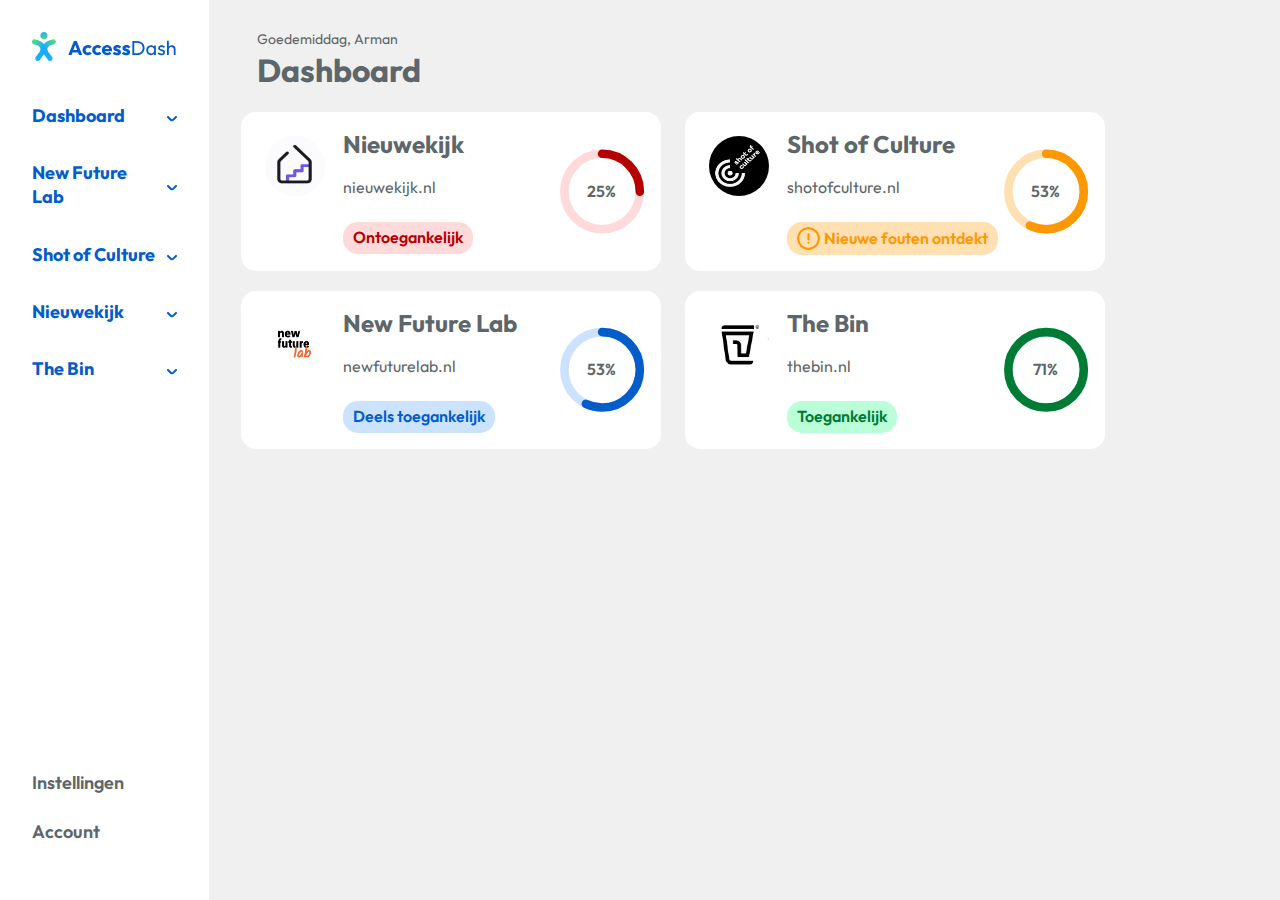
<file: index.html>
<!DOCTYPE html>
<html lang="nl">
  <head>
    <meta charset="UTF-8">
    <meta name="viewport" content="width=device-width, initial-scale=1.0">
    <meta name="description" content="AccessDash is an innovative tool designed to help companies achieve and maintain digital accessibility for their websites. It simplifies the process of creating inclusive online experiences by offering powerful features, including automated accessibility scans that identify potential issues. With AccessDash, companies can proactively monitor their website's compliance with accessibility standards, ensuring a seamless and equitable digital experience for all users.">
    <meta http-equiv="X-UA-Compatible" content="ie=edge">
    <title>AccessDash</title>
    <link rel="stylesheet" href="./styles/default.css">
    <link rel="stylesheet" href="./styles/home.css">
    <link rel="icon" href="./assets/favicon.png" type="image/x-icon">
    <link rel="preload" href="./fonts/Outfit-Latin.woff2" as="font" type="font/woff2" crossorigin>
    <script src="./scripts/script.js" type="module"></script>
  </head>
  <body>
    <header>
        <div class="logo">
            <a href="./">
                <img src="./assets/Logo.svg" alt="AccessDash Logo" width="145" height="29">
            </a>
        </div>
        <button class="menu-toggle" aria-expanded="false" aria-label="Toggle navigation">
            <svg width="30" height="30" viewBox="0 0 100 100">
              <path class="line line1" d="M 20,29.000046 H 80.000231 C 80.000231,29.000046 94.498839,28.817352 94.532987,66.711331 94.543142,77.980673 90.966081,81.670246 85.259173,81.668997 79.552261,81.667751 75.000211,74.999942 75.000211,74.999942 L 25.000021,25.000058" />
              <path class="line line2" d="M 20,50 H 80" />
              <path class="line line3" d="M 20,70.999954 H 80.000231 C 80.000231,70.999954 94.498839,71.182648 94.532987,33.288669 94.543142,22.019327 90.966081,18.329754 85.259173,18.331003 79.552261,18.332249 75.000211,25.000058 75.000211,25.000058 L 25.000021,74.999942" />
            </svg>
        </button>          
        <nav>
            <section class="dashboard">
                <h2 class="style4">Dashboard</h2>
                <ul>
                    <li><a href="./" class="normal-text">Dashboard</a></li>
                    <li><a href="./" class="normal-text">Info</a></li>
                    <li><a href="./" class="normal-text">Voortgang</a></li>
                    <li><a href="./" class="normal-text">Scan</a></li>
                </ul>
            </section>
            <section class="sitesdashboard" aria-labelledby="new-future-lab">
                <h2 id="new-future-lab" class="style4">New Future Lab</h2>
                <ul>
                    <li><a href="./new-future-lab/" class="normal-text">Home</a></li>
                    <li><a href="./new-future-lab/" class="normal-text">Over ons</a></li>
                    <li><a href="./new-future-lab/" class="normal-text">Contact</a></li>
                    <li><a href="./new-future-lab/" class="normal-text">Missie</a></li>
                    <li><a href="./new-future-lab/" class="normal-text">Blog</a></li>
                    <li><a href="./new-future-lab/" class="normal-text">Blog Detail</a></li>
                </ul>
            </section>
            <section class="sitesdashboard" aria-labelledby="shot-of-culture">
                <h2 id="shot-of-culture" class="style4">Shot of Culture</h2>
                <ul>
                    <li><a href="./shot-of-culture/" class="normal-text">Home</a></li>
                    <li><a href="./shot-of-culture/" class="normal-text">Over ons</a></li>
                    <li><a href="./shot-of-culture/" class="normal-text">Contact</a></li>
                    <li><a href="./shot-of-culture/" class="normal-text">Missie</a></li>
                    <li><a href="./shot-of-culture/" class="normal-text">Blog</a></li>
                    <li><a href="./shot-of-culture/" class="normal-text">Blog Detail</a></li>
                </ul>
            </section>
            <section class="sitesdashboard" aria-labelledby="nieuwekijk">
                <h2 id="nieuwekijk" class="style4">Nieuwekijk</h2>
                <ul>
                    <li><a href="./nieuwekijk/" class="normal-text">Home</a></li>
                    <li><a href="./nieuwekijk/" class="normal-text">Over ons</a></li>
                    <li><a href="./nieuwekijk/" class="normal-text">Contact</a></li>
                    <li><a href="./nieuwekijk/" class="normal-text">Missie</a></li>
                    <li><a href="./nieuwekijk/" class="normal-text">Blog</a></li>
                    <li><a href="./nieuwekijk/" class="normal-text">Blog Detail</a></li>
                </ul>
            </section>
            <section class="sitesdashboard" aria-labelledby="the-bin">
                <h2 id="the-bin" class="style4">The Bin</h2>
                <ul>
                    <li><a href="./the-bin/" class="normal-text">Home</a></li>
                    <li><a href="./the-bin/" class="normal-text">Over ons</a></li>
                    <li><a href="./the-bin/" class="normal-text">Contact</a></li>
                    <li><a href="./the-bin/" class="normal-text">Missie</a></li>
                    <li><a href="./the-bin/" class="normal-text">Blog</a></li>
                    <li><a href="./the-bin/" class="normal-text">Blog Detail</a></li>
                </ul>
            </section>
            <div class="useractions">
                <ul>
                    <li><a href="#instellingen" class="user-text">Instellingen</a></li>
                    <li><a href="#account" class="user-text">Account</a></li>
                </ul>
            </div>
        </nav>
    </header>    
    <main> 
        <article class="inimessage">
            <p class="small-text">Hallo Arman</p>
            <H1 class="style1">Dashboard</H1>
        </article>
        <article class="websitecard state-info">
            <img src="./assets/NFL.png" alt="">
            <div class="cardinfo">
                <h2 class="style2"><a href="./new-future-lab/">New Future Lab</a></h2>
                <p class="normal-text">newfuturelab.nl</p>
                <label class="label-text" for="toegankelijkheid1">Deels toegankelijk</label>
            </div>
            <div class="meterwrapper">
                <meter id="toegankelijkheid1" max="100" value="57"></meter>
                <span class="percentage"></span>
            </div>
        </article>
        <article class="websitecard state-warning">
            <img src="./assets/SOC.png" alt="">
            <div class="cardinfo">
                <h2 class="style2"><a href="./shot-of-culture/">Shot of Culture</a></h2>
                <p class="normal-text">shotofculture.nl</p>
                <label class="label-text" for="toegankelijkheid2">
                    <img src="./assets/exclamation.svg" alt="" width="23" height="23">
                    Nieuwe fouten ontdekt
                </label>
            </div>
            <div class="meterwrapper">
                <meter id="toegankelijkheid2" max="100" value="57"></meter>
                <span class="percentage"></span>
            </div>
        </article>
        <article class="websitecard state-error">
            <img src="./assets/NWK.png" alt="">
            <div class="cardinfo">
                <h2 class="style2"><a href="./nieuwekijk/">Nieuwekijk</a></h2>
                <p class="normal-text">nieuwekijk.nl</p>
                <label class="label-text" for="toegankelijkheid3">Ontoegankelijk</label>
            </div>
            <div class="meterwrapper">
                <meter id="toegankelijkheid3" max="100" value="25"></meter>
                <span class="percentage"></span>
            </div>
        </article>
        <article class="websitecard state-success">
            <img src="./assets/TBN.png" alt="">
            <div class="cardinfo">
                <h2 class="style2"><a href="./the-bin/">The Bin</a></h2>
                <p class="normal-text">thebin.nl</p>
                <label class="label-text" for="toegankelijkheid4">Toegankelijk</label>
            </div>
            <div class="meterwrapper">
                <meter id="toegankelijkheid4" max="100" value="100"></meter>
                <span class="percentage"></span>
            </div>
        </article>  
    </main> 
  </body>
</html>
</file>
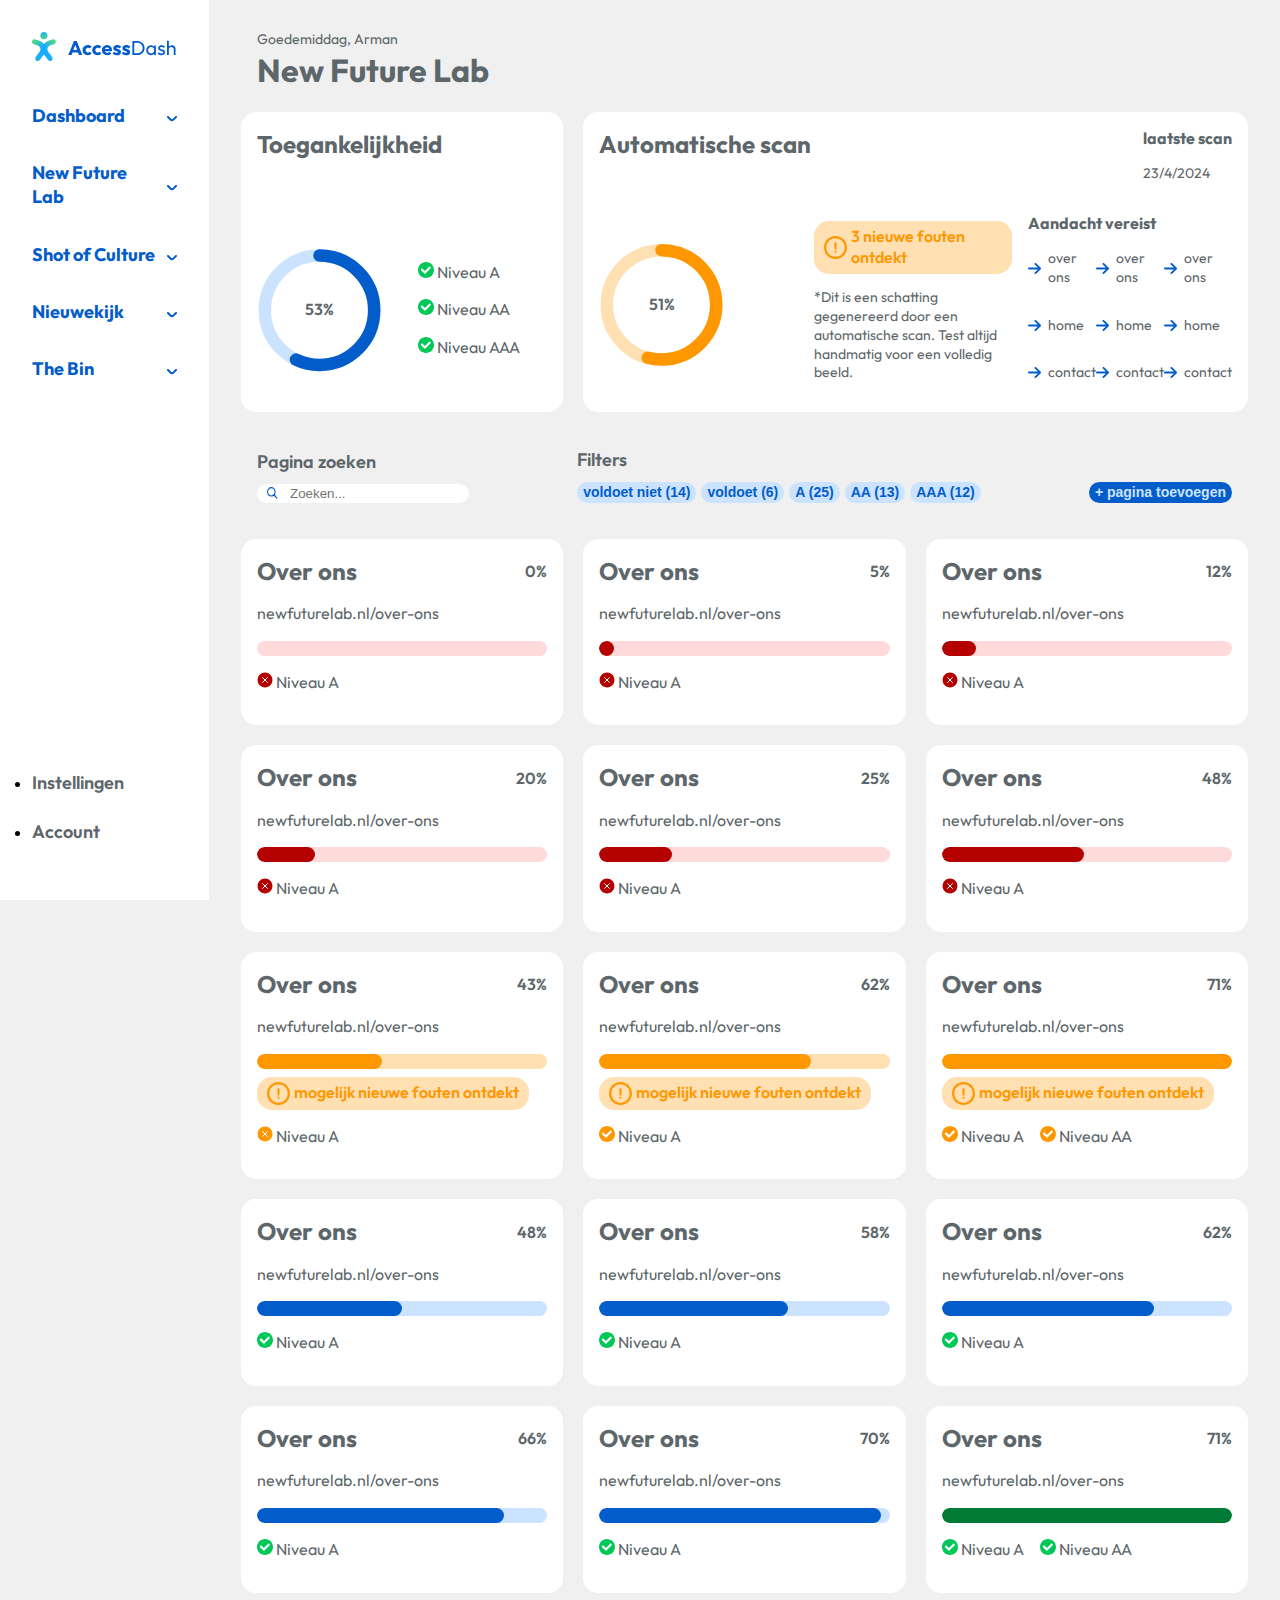
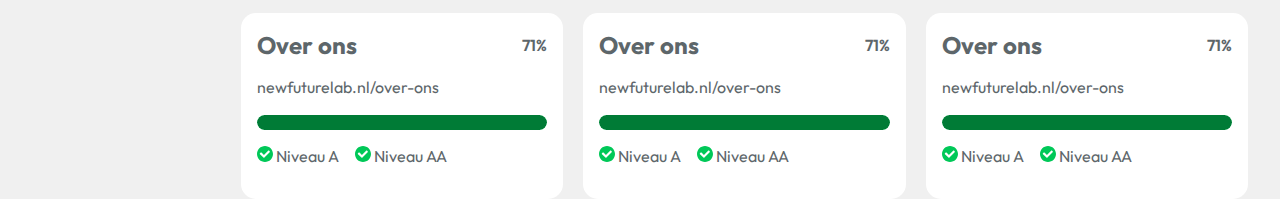
<file: new-future-lab/index.html>
<!DOCTYPE html>
<html lang="nl">
  <head>
    <meta charset="UTF-8">
    <meta name="viewport" content="width=device-width, initial-scale=1.0">
    <meta name="description" content="AccessDash is an innovative tool designed to help companies achieve and maintain digital accessibility for their websites. It simplifies the process of creating inclusive online experiences by offering powerful features, including automated accessibility scans that identify potential issues. With AccessDash, companies can proactively monitor their website's compliance with accessibility standards, ensuring a seamless and equitable digital experience for all users.">
    <meta http-equiv="X-UA-Compatible" content="ie=edge">
    <title>AccessDash</title>
    <link rel="stylesheet" href="../styles/default.css">
    <link rel="stylesheet" href="../styles/page.css">
    <link rel="icon" href="../assets/favicon.png" type="image/x-icon">
    <link rel="preload" href="../fonts/Outfit-Latin.woff2" as="font" type="font/woff2" crossorigin>
    <script src="../scripts/script.js" type="module"></script>
  </head>
  <body>
    <header>
        <div class="logo">
            <a href="../">
                <img src="../assets/Logo.svg" alt="AccessDash Logo" width="145" height="29">
            </a>
        </div>
        <button class="menu-toggle" aria-expanded="false" aria-label="Toggle navigation">
            <svg width="30" height="30" viewBox="0 0 100 100">
              <path class="line line1" d="M 20,29.000046 H 80.000231 C 80.000231,29.000046 94.498839,28.817352 94.532987,66.711331 94.543142,77.980673 90.966081,81.670246 85.259173,81.668997 79.552261,81.667751 75.000211,74.999942 75.000211,74.999942 L 25.000021,25.000058" />
              <path class="line line2" d="M 20,50 H 80" />
              <path class="line line3" d="M 20,70.999954 H 80.000231 C 80.000231,70.999954 94.498839,71.182648 94.532987,33.288669 94.543142,22.019327 90.966081,18.329754 85.259173,18.331003 79.552261,18.332249 75.000211,25.000058 75.000211,25.000058 L 25.000021,74.999942" />
            </svg>
        </button>          
        <nav>
            <section class="dashboard">
                <h2 class="style4">Dashboard</h2>
                <ul>
                    <li><a href="../" class="normal-text">Dashboard</a></li>
                    <li><a href="../" class="normal-text">Info</a></li>
                    <li><a href="../" class="normal-text">Voortgang</a></li>
                    <li><a href="../" class="normal-text">Scan</a></li>
                </ul>
            </section>
            <section class="sitesdashboard" aria-labelledby="new-future-lab">
                <h2 id="new-future-lab" class="style4">New Future Lab</h2>
                <ul>
                    <li><a href="../new-future-lab/" class="normal-text">Home</a></li>
                    <li><a href="../new-future-lab/" class="normal-text">Over ons</a></li>
                    <li><a href="../new-future-lab/" class="normal-text">Contact</a></li>
                    <li><a href="../new-future-lab/" class="normal-text">Missie</a></li>
                    <li><a href="../new-future-lab/" class="normal-text">Blog</a></li>
                    <li><a href="../new-future-lab/" class="normal-text">Blog Detail</a></li>
                </ul>
            </section>
            <section class="sitesdashboard" aria-labelledby="shot-of-culture">
                <h2 id="shot-of-culture" class="style4">Shot of Culture</h2>
                <ul>
                    <li><a href="../shot-of-culture/" class="normal-text">Home</a></li>
                    <li><a href="../shot-of-culture/" class="normal-text">Over ons</a></li>
                    <li><a href="../shot-of-culture/" class="normal-text">Contact</a></li>
                    <li><a href="../shot-of-culture/" class="normal-text">Missie</a></li>
                    <li><a href="../shot-of-culture/" class="normal-text">Blog</a></li>
                    <li><a href="../shot-of-culture/" class="normal-text">Blog Detail</a></li>
                </ul>
            </section>
            <section class="sitesdashboard" aria-labelledby="nieuwekijk">
                <h2 id="nieuwekijk" class="style4">Nieuwekijk</h2>
                <ul>
                    <li><a href="../nieuwekijk/" class="normal-text">Home</a></li>
                    <li><a href="../nieuwekijk/" class="normal-text">Over ons</a></li>
                    <li><a href="../nieuwekijk/" class="normal-text">Contact</a></li>
                    <li><a href="../nieuwekijk/" class="normal-text">Missie</a></li>
                    <li><a href="../nieuwekijk/" class="normal-text">Blog</a></li>
                    <li><a href="../nieuwekijk/" class="normal-text">Blog Detail</a></li>
                </ul>
            </section>
            <section class="sitesdashboard" aria-labelledby="the-bin">
                <h2 id="the-bin" class="style4">The Bin</h2>
                <ul>
                    <li><a href="../the-bin/" class="normal-text">Home</a></li>
                    <li><a href="../the-bin/" class="normal-text">Over ons</a></li>
                    <li><a href="../the-bin/" class="normal-text">Contact</a></li>
                    <li><a href="../the-bin/" class="normal-text">Missie</a></li>
                    <li><a href="../the-bin/" class="normal-text">Blog</a></li>
                    <li><a href="../the-bin/" class="normal-text">Blog Detail</a></li>
                </ul>
            </section>
            <div class="useractions">
                <ul>
                    <li><a href="#instellingen" class="user-text">Instellingen</a></li>
                    <li><a href="#account" class="user-text">Account</a></li>
                </ul>
            </div>
        </nav>
    </header>
    <main>
        <article class="inimessage">
            <p class="small-text">Hallo Arman</p>
            <H1 class="style1">New Future Lab</H1>
        </article>
        <article class="toegankelijkheid state-info" aria-labelledby="toegankelijkheid">
            <h2 class="style2">Toegankelijkheid</h2>
            <div class="meterwrapper">
                <meter id="toegankelijkheid1" max="100" value="57"></meter>
                <span class="percentage"></span>
            </div>
            <article class="niveau">
                <p class="normal-text"> <img src="../assets/check.svg" alt=""> Niveau A</p>
                <p class="normal-text"> <img src="../assets/check.svg" alt=""> Niveau AA</p>
                <p class="normal-text"> <img src="../assets/check.svg" alt=""> Niveau AAA</p>
            </article>
        </article>
        <article class="automatischescan state-warning" aria-labelledby="automatische scan">
            <h2 class="style2">Automatische scan</h2>
            <div class="scandate">
                <h3 class="normal-text">laatste scan</h3>
                <p class="small-text">23/4/2024</p>
            </div>
            <div class="meterwrapper">
                <meter id="toegankelijkheid2" max="100" value="54"></meter>
                <span class="percentage"></span>
            </div>
            <div class="fouten">
                <label class="label-text" for="toegankelijkheid2">
                    <img src="../assets/exclamation.svg" alt="" width="23" height="23">
                    3 nieuwe fouten ontdekt
                </label>
                <p class="small-text">
                    *Dit is een schatting gegenereerd door een automatische scan. Test altijd handmatig voor een volledig beeld.
                </p>
            </div>
            <div class="aandacht">
                <h3 class="normal-text">Aandacht vereist</h3>
                <p class="small-text"> <img src="../assets/arrow.svg" alt=""> over ons</p>
                <p class="small-text"> <img src="../assets/arrow.svg" alt=""> over ons</p>
                <p class="small-text"> <img src="../assets/arrow.svg" alt=""> over ons</p>
                <p class="small-text"> <img src="../assets/arrow.svg" alt=""> home</p>
                <p class="small-text"> <img src="../assets/arrow.svg" alt=""> home</p>
                <p class="small-text"> <img src="../assets/arrow.svg" alt=""> home</p>
                <p class="small-text"> <img src="../assets/arrow.svg" alt=""> contact</p>
                <p class="small-text"> <img src="../assets/arrow.svg" alt=""> contact</p>
                <p class="small-text"> <img src="../assets/arrow.svg" alt=""> contact</p>
            </div>
        </article>
        <article class="pf">
            <div class="zoeken">
                <h2 class="user-text">Pagina zoeken</h2>
                <div class="zoek-container">
                  <img src="../assets/search.svg" alt="Search Icon">
                  <input type="text" placeholder="Zoeken..." id="search">
                </div>
            </div>
            <div class="filters">
                <h2 class="user-text">Filters</h2>
                <div class="filter-buttons">
                  <button class="filter-button small-text">voldoet niet (14)</button>
                  <button class="filter-button small-text">voldoet (6)</button>
                  <button class="filter-button small-text">A (25)</button>
                  <button class="filter-button small-text">AA (13)</button>
                  <button class="filter-button small-text">AAA (12)</button>
                </div>
            </div>
            <div class="toevoegen">
                <button class="small-text">+ pagina toevoegen</button>
            </div>
        </article>
        <article class="informationcards state-error">
            <div class="infocard">
                <h2 class="style2">Over ons</h2>
                <p class="normal-text">newfuturelab.nl/over-ons</p>
            </div>
            <div class="horizontal-meter">
                <meter max="100" value="0"></meter>
                <span class="percentage"></span>
            </div>
            <div class="welkniveau">
                <p class="normal-text"> <img src="../assets/cross.svg" alt=""> Niveau A</p>
            </div>
        </article>
        <article class="informationcards state-error">
            <div class="infocard">
                <h2 class="style2">Over ons</h2>
                <p class="normal-text">newfuturelab.nl/over-ons</p>
            </div>
            <div class="horizontal-meter">
                <meter max="100" value="5"></meter>
                <span class="percentage"></span>
            </div>
            <div class="welkniveau">
                <p class="normal-text"> <img src="../assets/cross.svg" alt=""> Niveau A</p>
            </div>
        </article>
        <article class="informationcards state-error">
            <div class="infocard">
                <h2 class="style2">Over ons</h2>
                <p class="normal-text">newfuturelab.nl/over-ons</p>
            </div>
            <div class="horizontal-meter">
                <meter max="100" value="12"></meter>
                <span class="percentage"></span>
            </div>
            <div class="welkniveau">
                <p class="normal-text"> <img src="../assets/cross.svg" alt=""> Niveau A</p>
            </div>
        </article>
        <article class="informationcards state-error">
            <div class="infocard">
                <h2 class="style2">Over ons</h2>
                <p class="normal-text">newfuturelab.nl/over-ons</p>
            </div>
            <div class="horizontal-meter">
                <meter max="100" value="20"></meter>
                <span class="percentage"></span>
            </div>
            <div class="welkniveau">
                <p class="normal-text"> <img src="../assets/cross.svg" alt=""> Niveau A</p>
            </div>
        </article>
        <article class="informationcards state-error">
            <div class="infocard">
                <h2 class="style2">Over ons</h2>
                <p class="normal-text">newfuturelab.nl/over-ons</p>
            </div>
            <div class="horizontal-meter">
                <meter max="100" value="25"></meter>
                <span class="percentage"></span>
            </div>
            <div class="welkniveau">
                <p class="normal-text"> <img src="../assets/cross.svg" alt=""> Niveau A</p>
            </div>
        </article>
        <article class="informationcards state-error">
            <div class="infocard">
                <h2 class="style2">Over ons</h2>
                <p class="normal-text">newfuturelab.nl/over-ons</p>
            </div>
            <div class="horizontal-meter">
                <meter max="100" value="49"></meter>
                <span class="percentage"></span>
            </div>
            <div class="welkniveau">
                <p class="normal-text"> <img src="../assets/cross.svg" alt=""> Niveau A</p>
            </div>
        </article>
        <article class="informationcards state-warning">
            <div class="infocard">
                <h2 class="style2">Over ons</h2>
                <p class="normal-text">newfuturelab.nl/over-ons</p>
            </div>
            <div class="horizontal-meter">
                <meter id="meter1" max="100" value="43"></meter>
                <span class="percentage"></span>
                <label class="label-text" for="meter1">
                    <img src="../assets/exclamation.svg" alt="" width="23" height="23">
                    mogelijk nieuwe fouten ontdekt
                </label>
            </div>
            <div class="welkniveau">
                <p class="normal-text"> <img src="../assets/crossorange.svg" alt=""> Niveau A</p>
            </div>
        </article>
        <article class="informationcards state-warning">
            <div class="infocard">
                <h2 class="style2">Over ons</h2>
                <p class="normal-text">newfuturelab.nl/over-ons</p>
            </div>
            <div class="horizontal-meter">
                <meter id="meter2" max="100" value="73"></meter>
                <span class="percentage"></span>
                <label class="label-text" for="meter2">
                    <img src="../assets/exclamation.svg" alt="" width="23" height="23">
                    mogelijk nieuwe fouten ontdekt
                </label>
            </div>
            <div class="welkniveau">
                <p class="normal-text"> <img src="../assets/checkorange.svg" alt=""> Niveau A</p>
            </div>
        </article>
        <article class="informationcards state-warning">
            <div class="infocard">
                <h2 class="style2">Over ons</h2>
                <p class="normal-text">newfuturelab.nl/over-ons</p>
            </div>
            <div class="horizontal-meter">
                <meter id="meter3" max="100" value="100"></meter>
                <span class="percentage"></span>
                <label class="label-text" for="meter3">
                    <img src="../assets/exclamation.svg" alt="" width="23" height="23">
                    mogelijk nieuwe fouten ontdekt
                </label>
            </div>
            <div class="welkniveau">
                <p class="normal-text"> <img src="../assets/checkorange.svg" alt=""> Niveau A</p>
                <p class="normal-text"> <img src="../assets/checkorange.svg" alt=""> Niveau AA</p>
            </div>
        </article>
        <article class="informationcards state-info">
            <div class="infocard">
                <h2 class="style2">Over ons</h2>
                <p class="normal-text">newfuturelab.nl/over-ons</p>
            </div>
            <div class="horizontal-meter">
                <meter max="100" value="50"></meter>
                <span class="percentage"></span>
            </div>
            <div class="welkniveau">
                <p class="normal-text"> <img src="../assets/check.svg" alt=""> Niveau A</p>
            </div>
        </article>
        <article class="informationcards state-info">
            <div class="infocard">
                <h2 class="style2">Over ons</h2>
                <p class="normal-text">newfuturelab.nl/over-ons</p>
            </div>
            <div class="horizontal-meter">
                <meter max="100" value="65"></meter>
                <span class="percentage"></span>
            </div>
            <div class="welkniveau">
                <p class="normal-text"> <img src="../assets/check.svg" alt=""> Niveau A</p>
            </div>
        </article>
        <article class="informationcards state-info">
            <div class="infocard">
                <h2 class="style2">Over ons</h2>
                <p class="normal-text">newfuturelab.nl/over-ons</p>
            </div>
            <div class="horizontal-meter">
                <meter max="100" value="73"></meter>
                <span class="percentage"></span>
            </div>
            <div class="welkniveau">
                <p class="normal-text"> <img src="../assets/check.svg" alt=""> Niveau A</p>
            </div>
        </article>
        <article class="informationcards state-info">
            <div class="infocard">
                <h2 class="style2">Over ons</h2>
                <p class="normal-text">newfuturelab.nl/over-ons</p>
            </div>
            <div class="horizontal-meter">
                <meter max="100" value="85"></meter>
                <span class="percentage"></span>
            </div>
            <div class="welkniveau">
                <p class="normal-text"> <img src="../assets/check.svg" alt=""> Niveau A</p>
            </div>
        </article>
        <article class="informationcards state-info">
            <div class="infocard">
                <h2 class="style2">Over ons</h2>
                <p class="normal-text">newfuturelab.nl/over-ons</p>
            </div>
            <div class="horizontal-meter">
                <meter max="100" value="97"></meter>
                <span class="percentage"></span>
            </div>
            <div class="welkniveau">
                <p class="normal-text"> <img src="../assets/check.svg" alt=""> Niveau A</p>
            </div>
        </article>
        <article class="informationcards state-success">
            <div class="infocard">
                <h2 class="style2">Over ons</h2>
                <p class="normal-text">newfuturelab.nl/over-ons</p>
            </div>
            <div class="horizontal-meter">
                <meter max="100" value="100"></meter>
                <span class="percentage"></span>
            </div>
            <div class="welkniveau">
                <p class="normal-text"> <img src="../assets/check.svg" alt=""> Niveau A</p>
                <p class="normal-text"> <img src="../assets/check.svg" alt=""> Niveau AA</p>
            </div>
        </article>
        <article class="informationcards state-success">
            <div class="infocard">
                <h2 class="style2">Over ons</h2>
                <p class="normal-text">newfuturelab.nl/over-ons</p>
            </div>
            <div class="horizontal-meter">
                <meter max="100" value="100"></meter>
                <span class="percentage"></span>
            </div>
            <div class="welkniveau">
                <p class="normal-text"> <img src="../assets/check.svg" alt=""> Niveau A</p>
                <p class="normal-text"> <img src="../assets/check.svg" alt=""> Niveau AA</p>
            </div>
        </article>
        <article class="informationcards state-success">
            <div class="infocard">
                <h2 class="style2">Over ons</h2>
                <p class="normal-text">newfuturelab.nl/over-ons</p>
            </div>
            <div class="horizontal-meter">
                <meter max="100" value="100"></meter>
                <span class="percentage"></span>
            </div>
            <div class="welkniveau">
                <p class="normal-text"> <img src="../assets/check.svg" alt=""> Niveau A</p>
                <p class="normal-text"> <img src="../assets/check.svg" alt=""> Niveau AA</p>
            </div>
        </article>
        <article class="informationcards state-success">
            <div class="infocard">
                <h2 class="style2">Over ons</h2>
                <p class="normal-text">newfuturelab.nl/over-ons</p>
            </div>
            <div class="horizontal-meter">
                <meter max="100" value="100"></meter>
                <span class="percentage"></span>
            </div>
            <div class="welkniveau">
                <p class="normal-text"> <img src="../assets/check.svg" alt=""> Niveau A</p>
                <p class="normal-text"> <img src="../assets/check.svg" alt=""> Niveau AA</p>
            </div>
        </article>
    </main>    
  </body>
</html>
</file>
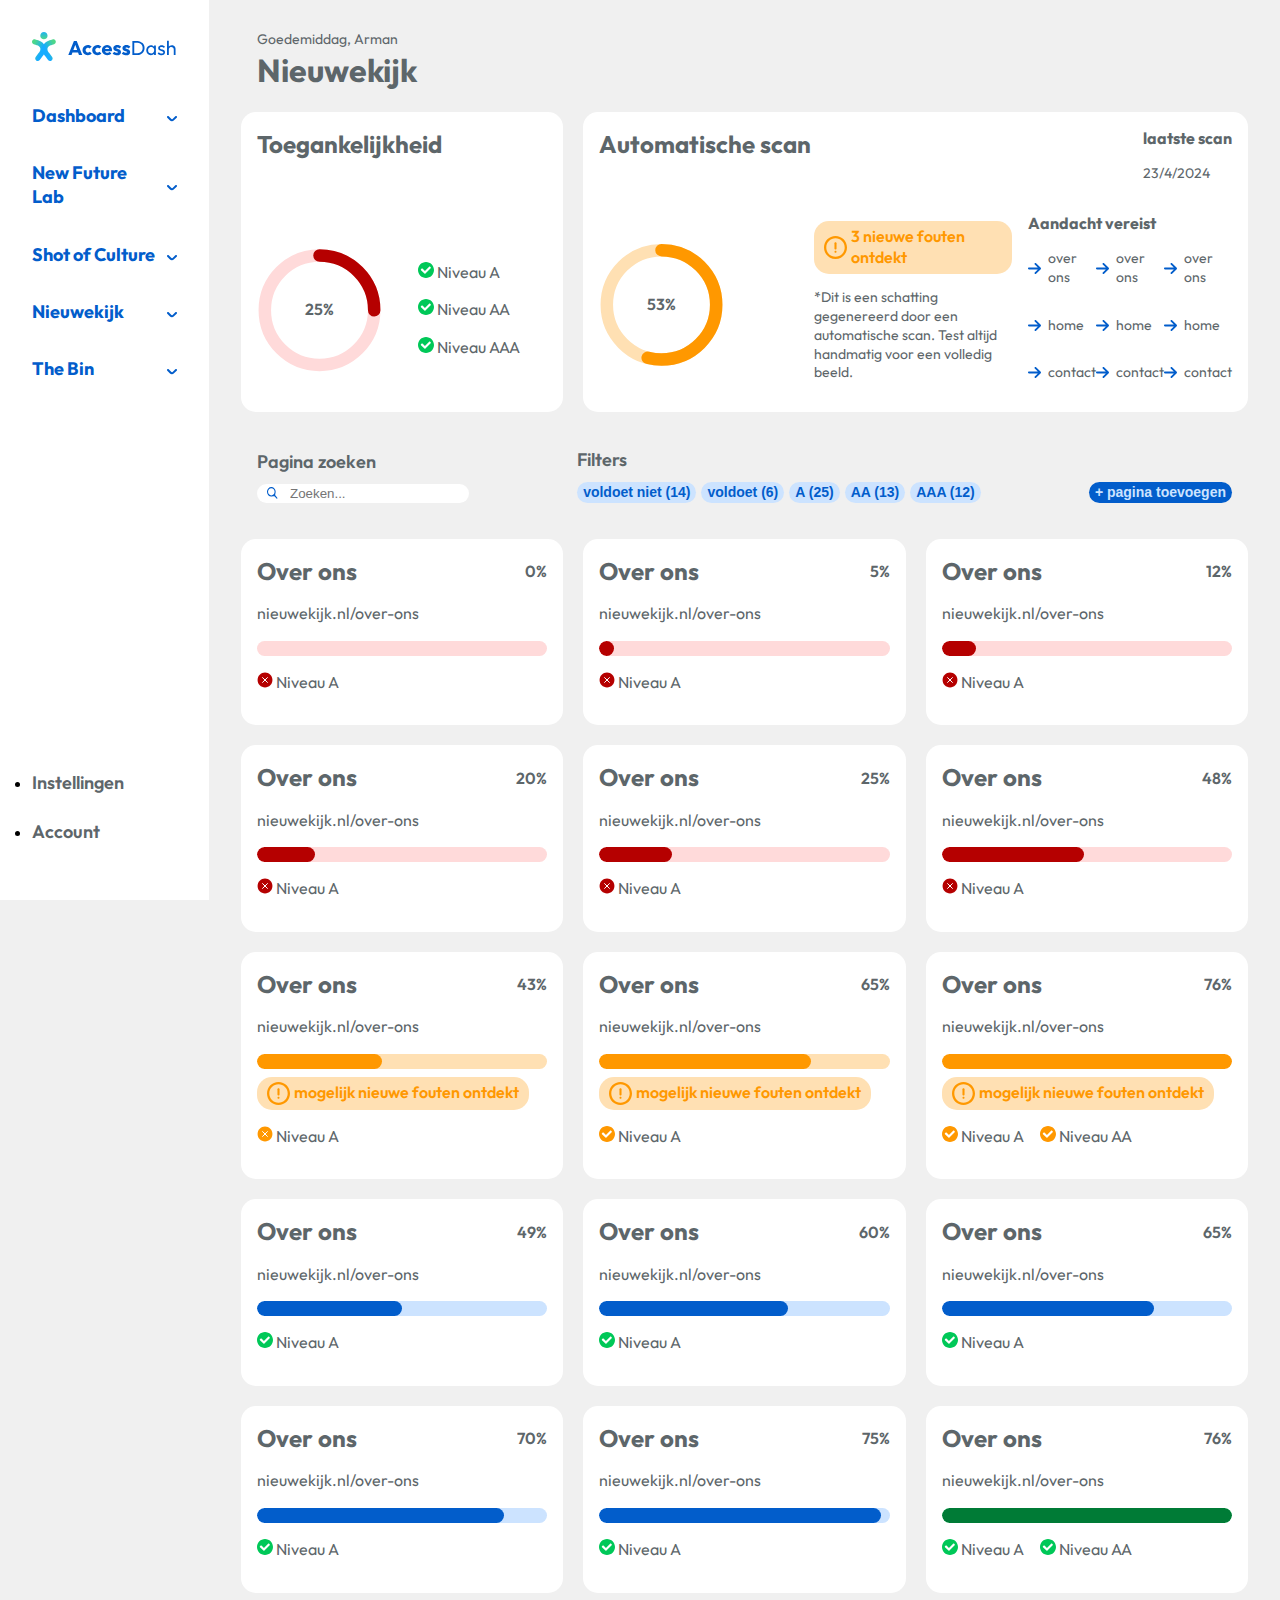
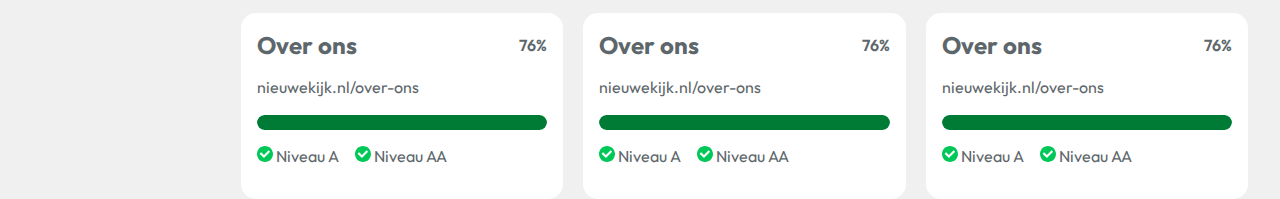
<file: nieuwekijk/index.html>
<!DOCTYPE html>
<html lang="nl">
  <head>
    <meta charset="UTF-8">
    <meta name="viewport" content="width=device-width, initial-scale=1.0">
    <meta name="description" content="AccessDash is an innovative tool designed to help companies achieve and maintain digital accessibility for their websites. It simplifies the process of creating inclusive online experiences by offering powerful features, including automated accessibility scans that identify potential issues. With AccessDash, companies can proactively monitor their website's compliance with accessibility standards, ensuring a seamless and equitable digital experience for all users.">
    <meta http-equiv="X-UA-Compatible" content="ie=edge">
    <title>AccessDash</title>
    <link rel="stylesheet" href="../styles/default.css">
    <link rel="stylesheet" href="../styles/page.css">
    <link rel="icon" href="../assets/favicon.png" type="image/x-icon">
    <link rel="preload" href="../fonts/Outfit-Latin.woff2" as="font" type="font/woff2" crossorigin>
    <script src="../scripts/script.js" type="module"></script>
  </head>
  <body>
    <header>
        <div class="logo">
            <a href="../">
                <img src="../assets/Logo.svg" alt="AccessDash Logo" width="145" height="29">
            </a>
        </div>
        <button class="menu-toggle" aria-expanded="false" aria-label="Toggle navigation">
            <svg width="30" height="30" viewBox="0 0 100 100">
              <path class="line line1" d="M 20,29.000046 H 80.000231 C 80.000231,29.000046 94.498839,28.817352 94.532987,66.711331 94.543142,77.980673 90.966081,81.670246 85.259173,81.668997 79.552261,81.667751 75.000211,74.999942 75.000211,74.999942 L 25.000021,25.000058" />
              <path class="line line2" d="M 20,50 H 80" />
              <path class="line line3" d="M 20,70.999954 H 80.000231 C 80.000231,70.999954 94.498839,71.182648 94.532987,33.288669 94.543142,22.019327 90.966081,18.329754 85.259173,18.331003 79.552261,18.332249 75.000211,25.000058 75.000211,25.000058 L 25.000021,74.999942" />
            </svg>
        </button>          
        <nav>
            <section class="dashboard">
                <h2 class="style4">Dashboard</h2>
                <ul>
                    <li><a href="../" class="normal-text">Dashboard</a></li>
                    <li><a href="../" class="normal-text">Info</a></li>
                    <li><a href="../" class="normal-text">Voortgang</a></li>
                    <li><a href="../" class="normal-text">Scan</a></li>
                </ul>
            </section>
            <section class="sitesdashboard" aria-labelledby="new-future-lab">
                <h2 id="new-future-lab" class="style4">New Future Lab</h2>
                <ul>
                    <li><a href="../new-future-lab/" class="normal-text">Home</a></li>
                    <li><a href="../new-future-lab/" class="normal-text">Over ons</a></li>
                    <li><a href="../new-future-lab/" class="normal-text">Contact</a></li>
                    <li><a href="../new-future-lab/" class="normal-text">Missie</a></li>
                    <li><a href="../new-future-lab/" class="normal-text">Blog</a></li>
                    <li><a href="../new-future-lab/" class="normal-text">Blog Detail</a></li>
                </ul>
            </section>
            <section class="sitesdashboard" aria-labelledby="shot-of-culture">
                <h2 id="shot-of-culture" class="style4">Shot of Culture</h2>
                <ul>
                    <li><a href="../shot-of-culture/" class="normal-text">Home</a></li>
                    <li><a href="../shot-of-culture/" class="normal-text">Over ons</a></li>
                    <li><a href="../shot-of-culture/" class="normal-text">Contact</a></li>
                    <li><a href="../shot-of-culture/" class="normal-text">Missie</a></li>
                    <li><a href="../shot-of-culture/" class="normal-text">Blog</a></li>
                    <li><a href="../shot-of-culture/" class="normal-text">Blog Detail</a></li>
                </ul>
            </section>
            <section class="sitesdashboard" aria-labelledby="nieuwekijk">
                <h2 id="nieuwekijk" class="style4">Nieuwekijk</h2>
                <ul>
                    <li><a href="../nieuwekijk/" class="normal-text">Home</a></li>
                    <li><a href="../nieuwekijk/" class="normal-text">Over ons</a></li>
                    <li><a href="../nieuwekijk/" class="normal-text">Contact</a></li>
                    <li><a href="../nieuwekijk/" class="normal-text">Missie</a></li>
                    <li><a href="../nieuwekijk/" class="normal-text">Blog</a></li>
                    <li><a href="../nieuwekijk/" class="normal-text">Blog Detail</a></li>
                </ul>
            </section>
            <section class="sitesdashboard" aria-labelledby="the-bin">
                <h2 id="the-bin" class="style4">The Bin</h2>
                <ul>
                    <li><a href="../the-bin/" class="normal-text">Home</a></li>
                    <li><a href="../the-bin/" class="normal-text">Over ons</a></li>
                    <li><a href="../the-bin/" class="normal-text">Contact</a></li>
                    <li><a href="../the-bin/" class="normal-text">Missie</a></li>
                    <li><a href="../the-bin/" class="normal-text">Blog</a></li>
                    <li><a href="../the-bin/" class="normal-text">Blog Detail</a></li>
                </ul>
            </section>
            <div class="useractions">
                <ul>
                    <li><a href="#instellingen" class="user-text">Instellingen</a></li>
                    <li><a href="#account" class="user-text">Account</a></li>
                </ul>
            </div>
        </nav>
    </header>
    <main>
        <article class="inimessage">
            <p class="small-text">Hallo Arman</p>
            <H1 class="style1">Nieuwekijk</H1>
        </article>
        <article class="toegankelijkheid state-error" aria-labelledby="toegankelijkheid">
            <h2 class="style2">Toegankelijkheid</h2>
            <div class="meterwrapper">
                <meter id="toegankelijkheid1" max="100" value="25"></meter>
                <span class="percentage"></span>
            </div>
            <article class="niveau">
                <p class="normal-text"> <img src="../assets/check.svg" alt=""> Niveau A</p>
                <p class="normal-text"> <img src="../assets/check.svg" alt=""> Niveau AA</p>
                <p class="normal-text"> <img src="../assets/check.svg" alt=""> Niveau AAA</p>
            </article>
        </article>
        <article class="automatischescan state-warning" aria-labelledby="automatische scan">
            <h2 class="style2">Automatische scan</h2>
            <div class="scandate">
                <h3 class="normal-text">laatste scan</h3>
                <p class="small-text">23/4/2024</p>
            </div>
            <div class="meterwrapper">
                <meter id="toegankelijkheid2" max="100" value="54"></meter>
                <span class="percentage"></span>
            </div>
            <div class="fouten">
                <label class="label-text" for="toegankelijkheid2">
                    <img src="../assets/exclamation.svg" alt="" width="23" height="23">
                    3 nieuwe fouten ontdekt
                </label>
                <p class="small-text">
                    *Dit is een schatting gegenereerd door een automatische scan. Test altijd handmatig voor een volledig beeld.
                </p>
            </div>
            <div class="aandacht">
                <h3 class="normal-text">Aandacht vereist</h3>
                <p class="small-text"> <img src="../assets/arrow.svg" alt=""> over ons</p>
                <p class="small-text"> <img src="../assets/arrow.svg" alt=""> over ons</p>
                <p class="small-text"> <img src="../assets/arrow.svg" alt=""> over ons</p>
                <p class="small-text"> <img src="../assets/arrow.svg" alt=""> home</p>
                <p class="small-text"> <img src="../assets/arrow.svg" alt=""> home</p>
                <p class="small-text"> <img src="../assets/arrow.svg" alt=""> home</p>
                <p class="small-text"> <img src="../assets/arrow.svg" alt=""> contact</p>
                <p class="small-text"> <img src="../assets/arrow.svg" alt=""> contact</p>
                <p class="small-text"> <img src="../assets/arrow.svg" alt=""> contact</p>
            </div>
        </article>
        <article class="pf">
            <div class="zoeken">
                <h2 class="user-text">Pagina zoeken</h2>
                <div class="zoek-container">
                  <img src="../assets/search.svg" alt="Search Icon">
                  <input type="text" placeholder="Zoeken..." id="search">
                </div>
            </div>
            <div class="filters">
                <h2 class="user-text">Filters</h2>
                <div class="filter-buttons">
                  <button class="filter-button small-text">voldoet niet (14)</button>
                  <button class="filter-button small-text">voldoet (6)</button>
                  <button class="filter-button small-text">A (25)</button>
                  <button class="filter-button small-text">AA (13)</button>
                  <button class="filter-button small-text">AAA (12)</button>
                </div>
            </div>
            <div class="toevoegen">
                <button class="small-text">+ pagina toevoegen</button>
            </div>
        </article>
        <article class="informationcards state-error">
            <div class="infocard">
                <h2 class="style2">Over ons</h2>
                <p class="normal-text">nieuwekijk.nl/over-ons</p>
            </div>
            <div class="horizontal-meter">
                <meter max="100" value="0"></meter>
                <span class="percentage"></span>
            </div>
            <div class="welkniveau">
                <p class="normal-text"> <img src="../assets/cross.svg" alt=""> Niveau A</p>
            </div>
        </article>
        <article class="informationcards state-error">
            <div class="infocard">
                <h2 class="style2">Over ons</h2>
                <p class="normal-text">nieuwekijk.nl/over-ons</p>
            </div>
            <div class="horizontal-meter">
                <meter max="100" value="5"></meter>
                <span class="percentage"></span>
            </div>
            <div class="welkniveau">
                <p class="normal-text"> <img src="../assets/cross.svg" alt=""> Niveau A</p>
            </div>
        </article>
        <article class="informationcards state-error">
            <div class="infocard">
                <h2 class="style2">Over ons</h2>
                <p class="normal-text">nieuwekijk.nl/over-ons</p>
            </div>
            <div class="horizontal-meter">
                <meter max="100" value="12"></meter>
                <span class="percentage"></span>
            </div>
            <div class="welkniveau">
                <p class="normal-text"> <img src="../assets/cross.svg" alt=""> Niveau A</p>
            </div>
        </article>
        <article class="informationcards state-error">
            <div class="infocard">
                <h2 class="style2">Over ons</h2>
                <p class="normal-text">nieuwekijk.nl/over-ons</p>
            </div>
            <div class="horizontal-meter">
                <meter max="100" value="20"></meter>
                <span class="percentage"></span>
            </div>
            <div class="welkniveau">
                <p class="normal-text"> <img src="../assets/cross.svg" alt=""> Niveau A</p>
            </div>
        </article>
        <article class="informationcards state-error">
            <div class="infocard">
                <h2 class="style2">Over ons</h2>
                <p class="normal-text">nieuwekijk.nl/over-ons</p>
            </div>
            <div class="horizontal-meter">
                <meter max="100" value="25"></meter>
                <span class="percentage"></span>
            </div>
            <div class="welkniveau">
                <p class="normal-text"> <img src="../assets/cross.svg" alt=""> Niveau A</p>
            </div>
        </article>
        <article class="informationcards state-error">
            <div class="infocard">
                <h2 class="style2">Over ons</h2>
                <p class="normal-text">nieuwekijk.nl/over-ons</p>
            </div>
            <div class="horizontal-meter">
                <meter max="100" value="49"></meter>
                <span class="percentage"></span>
            </div>
            <div class="welkniveau">
                <p class="normal-text"> <img src="../assets/cross.svg" alt=""> Niveau A</p>
            </div>
        </article>
        <article class="informationcards state-warning">
            <div class="infocard">
                <h2 class="style2">Over ons</h2>
                <p class="normal-text">nieuwekijk.nl/over-ons</p>
            </div>
            <div class="horizontal-meter">
                <meter id="meter1" max="100" value="43"></meter>
                <span class="percentage"></span>
                <label class="label-text" for="meter1">
                    <img src="../assets/exclamation.svg" alt="" width="23" height="23">
                    mogelijk nieuwe fouten ontdekt
                </label>
            </div>
            <div class="welkniveau">
                <p class="normal-text"> <img src="../assets/crossorange.svg" alt=""> Niveau A</p>
            </div>
        </article>
        <article class="informationcards state-warning">
            <div class="infocard">
                <h2 class="style2">Over ons</h2>
                <p class="normal-text">nieuwekijk.nl/over-ons</p>
            </div>
            <div class="horizontal-meter">
                <meter id="meter2" max="100" value="73"></meter>
                <span class="percentage"></span>
                <label class="label-text" for="meter2">
                    <img src="../assets/exclamation.svg" alt="" width="23" height="23">
                    mogelijk nieuwe fouten ontdekt
                </label>
            </div>
            <div class="welkniveau">
                <p class="normal-text"> <img src="../assets/checkorange.svg" alt=""> Niveau A</p>
            </div>
        </article>
        <article class="informationcards state-warning">
            <div class="infocard">
                <h2 class="style2">Over ons</h2>
                <p class="normal-text">nieuwekijk.nl/over-ons</p>
            </div>
            <div class="horizontal-meter">
                <meter id="meter3" max="100" value="100"></meter>
                <span class="percentage"></span>
                <label class="label-text" for="meter3">
                    <img src="../assets/exclamation.svg" alt="" width="23" height="23">
                    mogelijk nieuwe fouten ontdekt
                </label>
            </div>
            <div class="welkniveau">
                <p class="normal-text"> <img src="../assets/checkorange.svg" alt=""> Niveau A</p>
                <p class="normal-text"> <img src="../assets/checkorange.svg" alt=""> Niveau AA</p>
            </div>
        </article>
        <article class="informationcards state-info">
            <div class="infocard">
                <h2 class="style2">Over ons</h2>
                <p class="normal-text">nieuwekijk.nl/over-ons</p>
            </div>
            <div class="horizontal-meter">
                <meter max="100" value="50"></meter>
                <span class="percentage"></span>
            </div>
            <div class="welkniveau">
                <p class="normal-text"> <img src="../assets/check.svg" alt=""> Niveau A</p>
            </div>
        </article>
        <article class="informationcards state-info">
            <div class="infocard">
                <h2 class="style2">Over ons</h2>
                <p class="normal-text">nieuwekijk.nl/over-ons</p>
            </div>
            <div class="horizontal-meter">
                <meter max="100" value="65"></meter>
                <span class="percentage"></span>
            </div>
            <div class="welkniveau">
                <p class="normal-text"> <img src="../assets/check.svg" alt=""> Niveau A</p>
            </div>
        </article>
        <article class="informationcards state-info">
            <div class="infocard">
                <h2 class="style2">Over ons</h2>
                <p class="normal-text">nieuwekijk.nl/over-ons</p>
            </div>
            <div class="horizontal-meter">
                <meter max="100" value="73"></meter>
                <span class="percentage"></span>
            </div>
            <div class="welkniveau">
                <p class="normal-text"> <img src="../assets/check.svg" alt=""> Niveau A</p>
            </div>
        </article>
        <article class="informationcards state-info">
            <div class="infocard">
                <h2 class="style2">Over ons</h2>
                <p class="normal-text">nieuwekijk.nl/over-ons</p>
            </div>
            <div class="horizontal-meter">
                <meter max="100" value="85"></meter>
                <span class="percentage"></span>
            </div>
            <div class="welkniveau">
                <p class="normal-text"> <img src="../assets/check.svg" alt=""> Niveau A</p>
            </div>
        </article>
        <article class="informationcards state-info">
            <div class="infocard">
                <h2 class="style2">Over ons</h2>
                <p class="normal-text">nieuwekijk.nl/over-ons</p>
            </div>
            <div class="horizontal-meter">
                <meter max="100" value="97"></meter>
                <span class="percentage"></span>
            </div>
            <div class="welkniveau">
                <p class="normal-text"> <img src="../assets/check.svg" alt=""> Niveau A</p>
            </div>
        </article>
        <article class="informationcards state-success">
            <div class="infocard">
                <h2 class="style2">Over ons</h2>
                <p class="normal-text">nieuwekijk.nl/over-ons</p>
            </div>
            <div class="horizontal-meter">
                <meter max="100" value="100"></meter>
                <span class="percentage"></span>
            </div>
            <div class="welkniveau">
                <p class="normal-text"> <img src="../assets/check.svg" alt=""> Niveau A</p>
                <p class="normal-text"> <img src="../assets/check.svg" alt=""> Niveau AA</p>
            </div>
        </article>
        <article class="informationcards state-success">
            <div class="infocard">
                <h2 class="style2">Over ons</h2>
                <p class="normal-text">nieuwekijk.nl/over-ons</p>
            </div>
            <div class="horizontal-meter">
                <meter max="100" value="100"></meter>
                <span class="percentage"></span>
            </div>
            <div class="welkniveau">
                <p class="normal-text"> <img src="../assets/check.svg" alt=""> Niveau A</p>
                <p class="normal-text"> <img src="../assets/check.svg" alt=""> Niveau AA</p>
            </div>
        </article>
        <article class="informationcards state-success">
            <div class="infocard">
                <h2 class="style2">Over ons</h2>
                <p class="normal-text">nieuwekijk.nl/over-ons</p>
            </div>
            <div class="horizontal-meter">
                <meter max="100" value="100"></meter>
                <span class="percentage"></span>
            </div>
            <div class="welkniveau">
                <p class="normal-text"> <img src="../assets/check.svg" alt=""> Niveau A</p>
                <p class="normal-text"> <img src="../assets/check.svg" alt=""> Niveau AA</p>
            </div>
        </article>
        <article class="informationcards state-success">
            <div class="infocard">
                <h2 class="style2">Over ons</h2>
                <p class="normal-text">nieuwekijk.nl/over-ons</p>
            </div>
            <div class="horizontal-meter">
                <meter max="100" value="100"></meter>
                <span class="percentage"></span>
            </div>
            <div class="welkniveau">
                <p class="normal-text"> <img src="../assets/check.svg" alt=""> Niveau A</p>
                <p class="normal-text"> <img src="../assets/check.svg" alt=""> Niveau AA</p>
            </div>
        </article>
    </main>    
  </body>
</html>
</file>
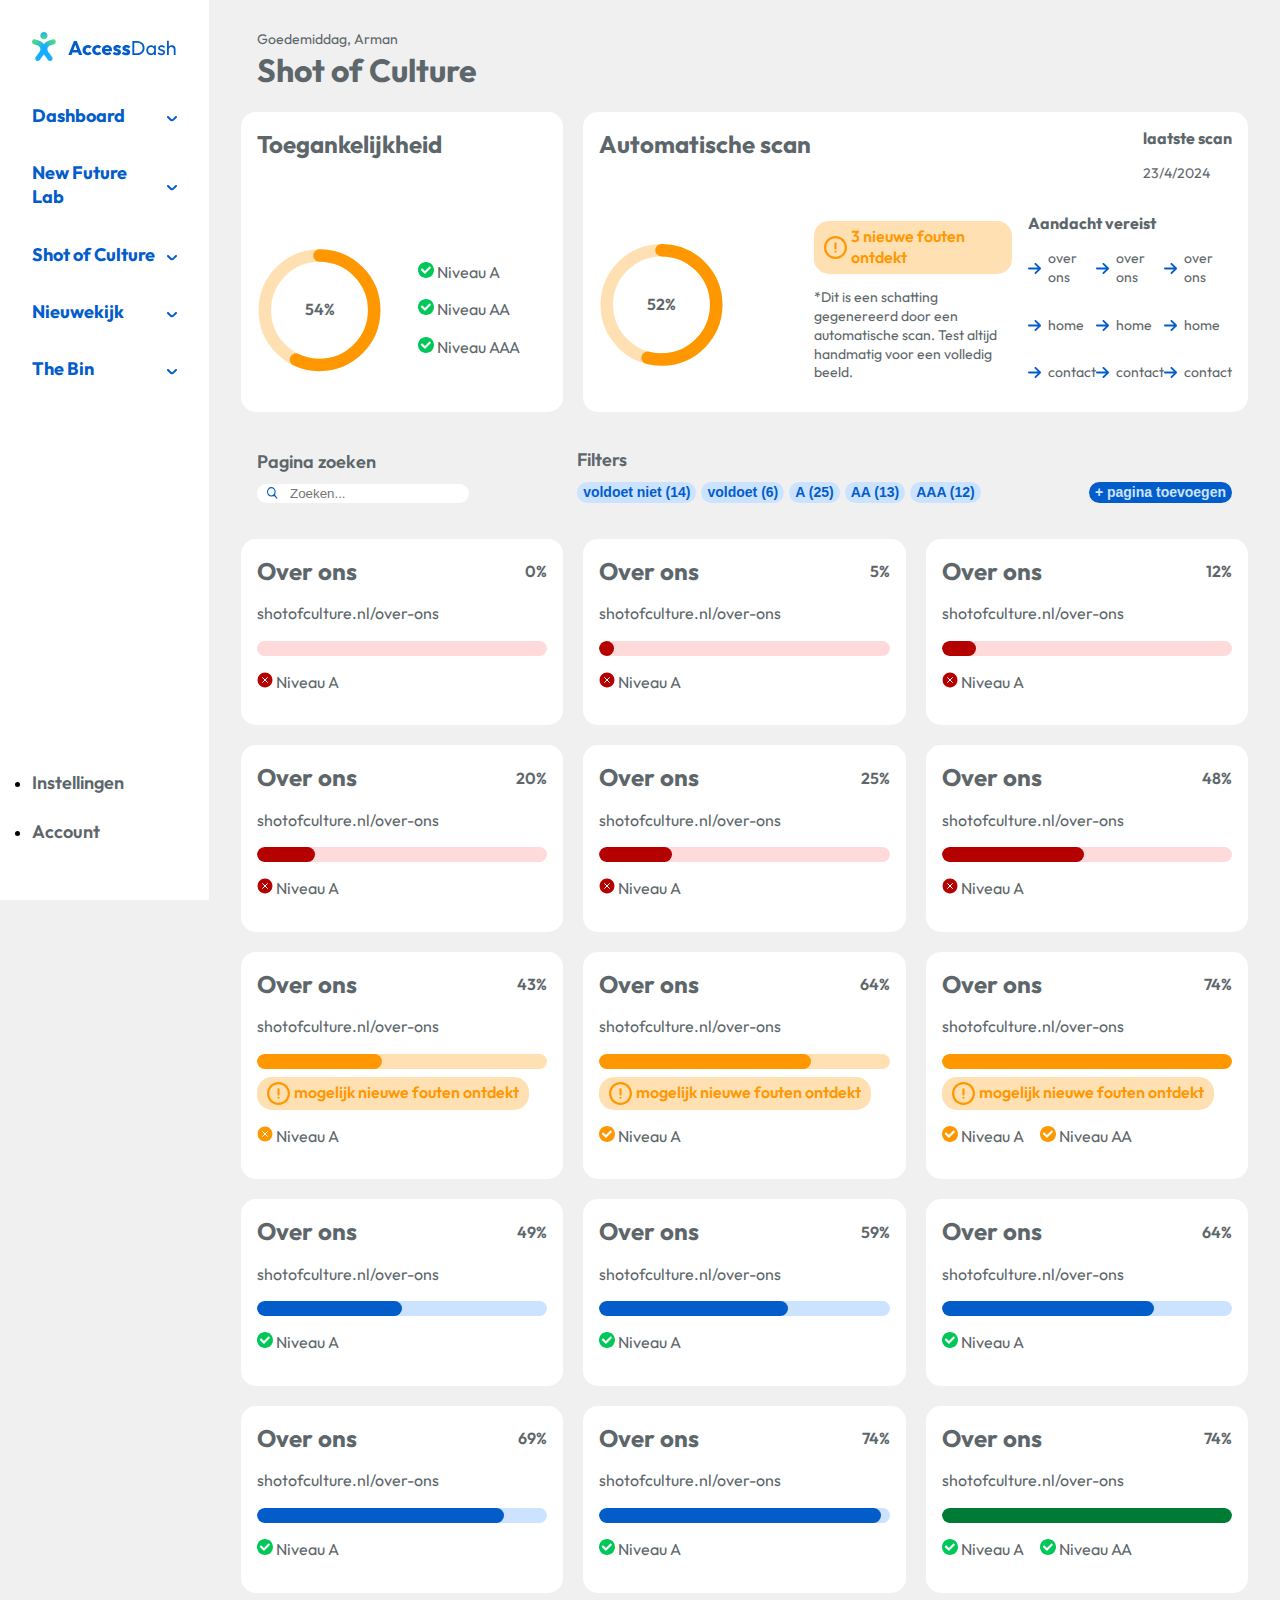
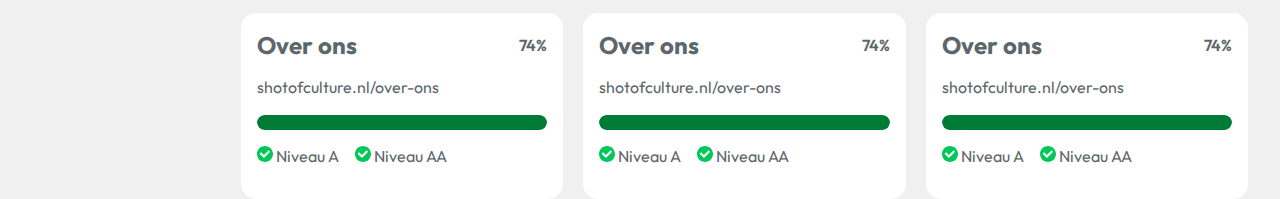
<file: shot-of-culture/index.html>
<!DOCTYPE html>
<html lang="nl">
  <head>
    <meta charset="UTF-8">
    <meta name="viewport" content="width=device-width, initial-scale=1.0">
    <meta name="description" content="AccessDash is an innovative tool designed to help companies achieve and maintain digital accessibility for their websites. It simplifies the process of creating inclusive online experiences by offering powerful features, including automated accessibility scans that identify potential issues. With AccessDash, companies can proactively monitor their website's compliance with accessibility standards, ensuring a seamless and equitable digital experience for all users.">
    <meta http-equiv="X-UA-Compatible" content="ie=edge">
    <title>AccessDash</title>
    <link rel="stylesheet" href="../styles/default.css">
    <link rel="stylesheet" href="../styles/page.css">
    <link rel="icon" href="../assets/favicon.png" type="image/x-icon">
    <link rel="preload" href="../fonts/Outfit-Latin.woff2" as="font" type="font/woff2" crossorigin>
    <script src="../scripts/script.js" type="module"></script>
  </head>
  <body>
    <header>
        <div class="logo">
            <a href="../">
                <img src="../assets/Logo.svg" alt="AccessDash Logo" width="145" height="29">
            </a>
        </div>
        <button class="menu-toggle" aria-expanded="false" aria-label="Toggle navigation">
            <svg width="30" height="30" viewBox="0 0 100 100">
              <path class="line line1" d="M 20,29.000046 H 80.000231 C 80.000231,29.000046 94.498839,28.817352 94.532987,66.711331 94.543142,77.980673 90.966081,81.670246 85.259173,81.668997 79.552261,81.667751 75.000211,74.999942 75.000211,74.999942 L 25.000021,25.000058" />
              <path class="line line2" d="M 20,50 H 80" />
              <path class="line line3" d="M 20,70.999954 H 80.000231 C 80.000231,70.999954 94.498839,71.182648 94.532987,33.288669 94.543142,22.019327 90.966081,18.329754 85.259173,18.331003 79.552261,18.332249 75.000211,25.000058 75.000211,25.000058 L 25.000021,74.999942" />
            </svg>
        </button>          
        <nav>
            <section class="dashboard">
                <h2 class="style4">Dashboard</h2>
                <ul>
                    <li><a href="../" class="normal-text">Dashboard</a></li>
                    <li><a href="../" class="normal-text">Info</a></li>
                    <li><a href="../" class="normal-text">Voortgang</a></li>
                    <li><a href="../" class="normal-text">Scan</a></li>
                </ul>
            </section>
            <section class="sitesdashboard" aria-labelledby="new-future-lab">
                <h2 id="new-future-lab" class="style4">New Future Lab</h2>
                <ul>
                    <li><a href="../new-future-lab/" class="normal-text">Home</a></li>
                    <li><a href="../new-future-lab/" class="normal-text">Over ons</a></li>
                    <li><a href="../new-future-lab/" class="normal-text">Contact</a></li>
                    <li><a href="../new-future-lab/" class="normal-text">Missie</a></li>
                    <li><a href="../new-future-lab/" class="normal-text">Blog</a></li>
                    <li><a href="../new-future-lab/" class="normal-text">Blog Detail</a></li>
                </ul>
            </section>
            <section class="sitesdashboard" aria-labelledby="shot-of-culture">
                <h2 id="shot-of-culture" class="style4">Shot of Culture</h2>
                <ul>
                    <li><a href="../shot-of-culture/" class="normal-text">Home</a></li>
                    <li><a href="../shot-of-culture/" class="normal-text">Over ons</a></li>
                    <li><a href="../shot-of-culture/" class="normal-text">Contact</a></li>
                    <li><a href="../shot-of-culture/" class="normal-text">Missie</a></li>
                    <li><a href="../shot-of-culture/" class="normal-text">Blog</a></li>
                    <li><a href="../shot-of-culture/" class="normal-text">Blog Detail</a></li>
                </ul>
            </section>
            <section class="sitesdashboard" aria-labelledby="nieuwekijk">
                <h2 id="nieuwekijk" class="style4">Nieuwekijk</h2>
                <ul>
                    <li><a href="../nieuwekijk/" class="normal-text">Home</a></li>
                    <li><a href="../nieuwekijk/" class="normal-text">Over ons</a></li>
                    <li><a href="../nieuwekijk/" class="normal-text">Contact</a></li>
                    <li><a href="../nieuwekijk/" class="normal-text">Missie</a></li>
                    <li><a href="../nieuwekijk/" class="normal-text">Blog</a></li>
                    <li><a href="../nieuwekijk/" class="normal-text">Blog Detail</a></li>
                </ul>
            </section>
            <section class="sitesdashboard" aria-labelledby="the-bin">
                <h2 id="the-bin" class="style4">The Bin</h2>
                <ul>
                    <li><a href="../the-bin/" class="normal-text">Home</a></li>
                    <li><a href="../the-bin/" class="normal-text">Over ons</a></li>
                    <li><a href="../the-bin/" class="normal-text">Contact</a></li>
                    <li><a href="../the-bin/" class="normal-text">Missie</a></li>
                    <li><a href="../the-bin/" class="normal-text">Blog</a></li>
                    <li><a href="../the-bin/" class="normal-text">Blog Detail</a></li>
                </ul>
            </section>
            <div class="useractions">
                <ul>
                    <li><a href="#instellingen" class="user-text">Instellingen</a></li>
                    <li><a href="#account" class="user-text">Account</a></li>
                </ul>
            </div>
        </nav>
    </header>
    <main>
        <article class="inimessage">
            <p class="small-text">Hallo Arman</p>
            <H1 class="style1">Shot of Culture</H1>
        </article>
        <article class="toegankelijkheid state-warning" aria-labelledby="toegankelijkheid">
            <h2 class="style2">Toegankelijkheid</h2>
            <div class="meterwrapper">
                <meter id="toegankelijkheid1" max="100" value="57"></meter>
                <span class="percentage"></span>
            </div>
            <article class="niveau">
                <p class="normal-text"> <img src="../assets/check.svg" alt=""> Niveau A</p>
                <p class="normal-text"> <img src="../assets/check.svg" alt=""> Niveau AA</p>
                <p class="normal-text"> <img src="../assets/check.svg" alt=""> Niveau AAA</p>
            </article>
        </article>
        <article class="automatischescan state-warning" aria-labelledby="automatische scan">
            <h2 class="style2">Automatische scan</h2>
            <div class="scandate">
                <h3 class="normal-text">laatste scan</h3>
                <p class="small-text">23/4/2024</p>
            </div>
            <div class="meterwrapper">
                <meter id="toegankelijkheid2" max="100" value="54"></meter>
                <span class="percentage"></span>
            </div>
            <div class="fouten">
                <label class="label-text" for="toegankelijkheid2">
                    <img src="../assets/exclamation.svg" alt="" width="23" height="23">
                    3 nieuwe fouten ontdekt
                </label>
                <p class="small-text">
                    *Dit is een schatting gegenereerd door een automatische scan. Test altijd handmatig voor een volledig beeld.
                </p>
            </div>
            <div class="aandacht">
                <h3 class="normal-text">Aandacht vereist</h3>
                <p class="small-text"> <img src="../assets/arrow.svg" alt=""> over ons</p>
                <p class="small-text"> <img src="../assets/arrow.svg" alt=""> over ons</p>
                <p class="small-text"> <img src="../assets/arrow.svg" alt=""> over ons</p>
                <p class="small-text"> <img src="../assets/arrow.svg" alt=""> home</p>
                <p class="small-text"> <img src="../assets/arrow.svg" alt=""> home</p>
                <p class="small-text"> <img src="../assets/arrow.svg" alt=""> home</p>
                <p class="small-text"> <img src="../assets/arrow.svg" alt=""> contact</p>
                <p class="small-text"> <img src="../assets/arrow.svg" alt=""> contact</p>
                <p class="small-text"> <img src="../assets/arrow.svg" alt=""> contact</p>
            </div>
        </article>
        <article class="pf">
            <div class="zoeken">
                <h2 class="user-text">Pagina zoeken</h2>
                <div class="zoek-container">
                  <img src="../assets/search.svg" alt="Search Icon">
                  <input type="text" placeholder="Zoeken..." id="search">
                </div>
            </div>
            <div class="filters">
                <h2 class="user-text">Filters</h2>
                <div class="filter-buttons">
                  <button class="filter-button small-text">voldoet niet (14)</button>
                  <button class="filter-button small-text">voldoet (6)</button>
                  <button class="filter-button small-text">A (25)</button>
                  <button class="filter-button small-text">AA (13)</button>
                  <button class="filter-button small-text">AAA (12)</button>
                </div>
            </div>
            <div class="toevoegen">
                <button class="small-text">+ pagina toevoegen</button>
            </div>
        </article>
        <article class="informationcards state-error">
            <div class="infocard">
                <h2 class="style2">Over ons</h2>
                <p class="normal-text">shotofculture.nl/over-ons</p>
            </div>
            <div class="horizontal-meter">
                <meter max="100" value="0"></meter>
                <span class="percentage"></span>
            </div>
            <div class="welkniveau">
                <p class="normal-text"> <img src="../assets/cross.svg" alt=""> Niveau A</p>
            </div>
        </article>
        <article class="informationcards state-error">
            <div class="infocard">
                <h2 class="style2">Over ons</h2>
                <p class="normal-text">shotofculture.nl/over-ons</p>
            </div>
            <div class="horizontal-meter">
                <meter max="100" value="5"></meter>
                <span class="percentage"></span>
            </div>
            <div class="welkniveau">
                <p class="normal-text"> <img src="../assets/cross.svg" alt=""> Niveau A</p>
            </div>
        </article>
        <article class="informationcards state-error">
            <div class="infocard">
                <h2 class="style2">Over ons</h2>
                <p class="normal-text">shotofculture.nl/over-ons</p>
            </div>
            <div class="horizontal-meter">
                <meter max="100" value="12"></meter>
                <span class="percentage"></span>
            </div>
            <div class="welkniveau">
                <p class="normal-text"> <img src="../assets/cross.svg" alt=""> Niveau A</p>
            </div>
        </article>
        <article class="informationcards state-error">
            <div class="infocard">
                <h2 class="style2">Over ons</h2>
                <p class="normal-text">shotofculture.nl/over-ons</p>
            </div>
            <div class="horizontal-meter">
                <meter max="100" value="20"></meter>
                <span class="percentage"></span>
            </div>
            <div class="welkniveau">
                <p class="normal-text"> <img src="../assets/cross.svg" alt=""> Niveau A</p>
            </div>
        </article>
        <article class="informationcards state-error">
            <div class="infocard">
                <h2 class="style2">Over ons</h2>
                <p class="normal-text">shotofculture.nl/over-ons</p>
            </div>
            <div class="horizontal-meter">
                <meter max="100" value="25"></meter>
                <span class="percentage"></span>
            </div>
            <div class="welkniveau">
                <p class="normal-text"> <img src="../assets/cross.svg" alt=""> Niveau A</p>
            </div>
        </article>
        <article class="informationcards state-error">
            <div class="infocard">
                <h2 class="style2">Over ons</h2>
                <p class="normal-text">shotofculture.nl/over-ons</p>
            </div>
            <div class="horizontal-meter">
                <meter max="100" value="49"></meter>
                <span class="percentage"></span>
            </div>
            <div class="welkniveau">
                <p class="normal-text"> <img src="../assets/cross.svg" alt=""> Niveau A</p>
            </div>
        </article>
        <article class="informationcards state-warning">
            <div class="infocard">
                <h2 class="style2">Over ons</h2>
                <p class="normal-text">shotofculture.nl/over-ons</p>
            </div>
            <div class="horizontal-meter">
                <meter id="meter1" max="100" value="43"></meter>
                <span class="percentage"></span>
                <label class="label-text" for="meter1">
                    <img src="../assets/exclamation.svg" alt="" width="23" height="23">
                    mogelijk nieuwe fouten ontdekt
                </label>
            </div>
            <div class="welkniveau">
                <p class="normal-text"> <img src="../assets/crossorange.svg" alt=""> Niveau A</p>
            </div>
        </article>
        <article class="informationcards state-warning">
            <div class="infocard">
                <h2 class="style2">Over ons</h2>
                <p class="normal-text">shotofculture.nl/over-ons</p>
            </div>
            <div class="horizontal-meter">
                <meter id="meter2" max="100" value="73"></meter>
                <span class="percentage"></span>
                <label class="label-text" for="meter2">
                    <img src="../assets/exclamation.svg" alt="" width="23" height="23">
                    mogelijk nieuwe fouten ontdekt
                </label>
            </div>
            <div class="welkniveau">
                <p class="normal-text"> <img src="../assets/checkorange.svg" alt=""> Niveau A</p>
            </div>
        </article>
        <article class="informationcards state-warning">
            <div class="infocard">
                <h2 class="style2">Over ons</h2>
                <p class="normal-text">shotofculture.nl/over-ons</p>
            </div>
            <div class="horizontal-meter">
                <meter id="meter3" max="100" value="100"></meter>
                <span class="percentage"></span>
                <label class="label-text" for="meter3">
                    <img src="../assets/exclamation.svg" alt="" width="23" height="23">
                    mogelijk nieuwe fouten ontdekt
                </label>
            </div>
            <div class="welkniveau">
                <p class="normal-text"> <img src="../assets/checkorange.svg" alt=""> Niveau A</p>
                <p class="normal-text"> <img src="../assets/checkorange.svg" alt=""> Niveau AA</p>
            </div>
        </article>
        <article class="informationcards state-info">
            <div class="infocard">
                <h2 class="style2">Over ons</h2>
                <p class="normal-text">shotofculture.nl/over-ons</p>
            </div>
            <div class="horizontal-meter">
                <meter max="100" value="50"></meter>
                <span class="percentage"></span>
            </div>
            <div class="welkniveau">
                <p class="normal-text"> <img src="../assets/check.svg" alt=""> Niveau A</p>
            </div>
        </article>
        <article class="informationcards state-info">
            <div class="infocard">
                <h2 class="style2">Over ons</h2>
                <p class="normal-text">shotofculture.nl/over-ons</p>
            </div>
            <div class="horizontal-meter">
                <meter max="100" value="65"></meter>
                <span class="percentage"></span>
            </div>
            <div class="welkniveau">
                <p class="normal-text"> <img src="../assets/check.svg" alt=""> Niveau A</p>
            </div>
        </article>
        <article class="informationcards state-info">
            <div class="infocard">
                <h2 class="style2">Over ons</h2>
                <p class="normal-text">shotofculture.nl/over-ons</p>
            </div>
            <div class="horizontal-meter">
                <meter max="100" value="73"></meter>
                <span class="percentage"></span>
            </div>
            <div class="welkniveau">
                <p class="normal-text"> <img src="../assets/check.svg" alt=""> Niveau A</p>
            </div>
        </article>
        <article class="informationcards state-info">
            <div class="infocard">
                <h2 class="style2">Over ons</h2>
                <p class="normal-text">shotofculture.nl/over-ons</p>
            </div>
            <div class="horizontal-meter">
                <meter max="100" value="85"></meter>
                <span class="percentage"></span>
            </div>
            <div class="welkniveau">
                <p class="normal-text"> <img src="../assets/check.svg" alt=""> Niveau A</p>
            </div>
        </article>
        <article class="informationcards state-info">
            <div class="infocard">
                <h2 class="style2">Over ons</h2>
                <p class="normal-text">shotofculture.nl/over-ons</p>
            </div>
            <div class="horizontal-meter">
                <meter max="100" value="97"></meter>
                <span class="percentage"></span>
            </div>
            <div class="welkniveau">
                <p class="normal-text"> <img src="../assets/check.svg" alt=""> Niveau A</p>
            </div>
        </article>
        <article class="informationcards state-success">
            <div class="infocard">
                <h2 class="style2">Over ons</h2>
                <p class="normal-text">shotofculture.nl/over-ons</p>
            </div>
            <div class="horizontal-meter">
                <meter max="100" value="100"></meter>
                <span class="percentage"></span>
            </div>
            <div class="welkniveau">
                <p class="normal-text"> <img src="../assets/check.svg" alt=""> Niveau A</p>
                <p class="normal-text"> <img src="../assets/check.svg" alt=""> Niveau AA</p>
            </div>
        </article>
        <article class="informationcards state-success">
            <div class="infocard">
                <h2 class="style2">Over ons</h2>
                <p class="normal-text">shotofculture.nl/over-ons</p>
            </div>
            <div class="horizontal-meter">
                <meter max="100" value="100"></meter>
                <span class="percentage"></span>
            </div>
            <div class="welkniveau">
                <p class="normal-text"> <img src="../assets/check.svg" alt=""> Niveau A</p>
                <p class="normal-text"> <img src="../assets/check.svg" alt=""> Niveau AA</p>
            </div>
        </article>
        <article class="informationcards state-success">
            <div class="infocard">
                <h2 class="style2">Over ons</h2>
                <p class="normal-text">shotofculture.nl/over-ons</p>
            </div>
            <div class="horizontal-meter">
                <meter max="100" value="100"></meter>
                <span class="percentage"></span>
            </div>
            <div class="welkniveau">
                <p class="normal-text"> <img src="../assets/check.svg" alt=""> Niveau A</p>
                <p class="normal-text"> <img src="../assets/check.svg" alt=""> Niveau AA</p>
            </div>
        </article>
        <article class="informationcards state-success">
            <div class="infocard">
                <h2 class="style2">Over ons</h2>
                <p class="normal-text">shotofculture.nl/over-ons</p>
            </div>
            <div class="horizontal-meter">
                <meter max="100" value="100"></meter>
                <span class="percentage"></span>
            </div>
            <div class="welkniveau">
                <p class="normal-text"> <img src="../assets/check.svg" alt=""> Niveau A</p>
                <p class="normal-text"> <img src="../assets/check.svg" alt=""> Niveau AA</p>
            </div>
        </article>
    </main>    
  </body>
</html>
</file>
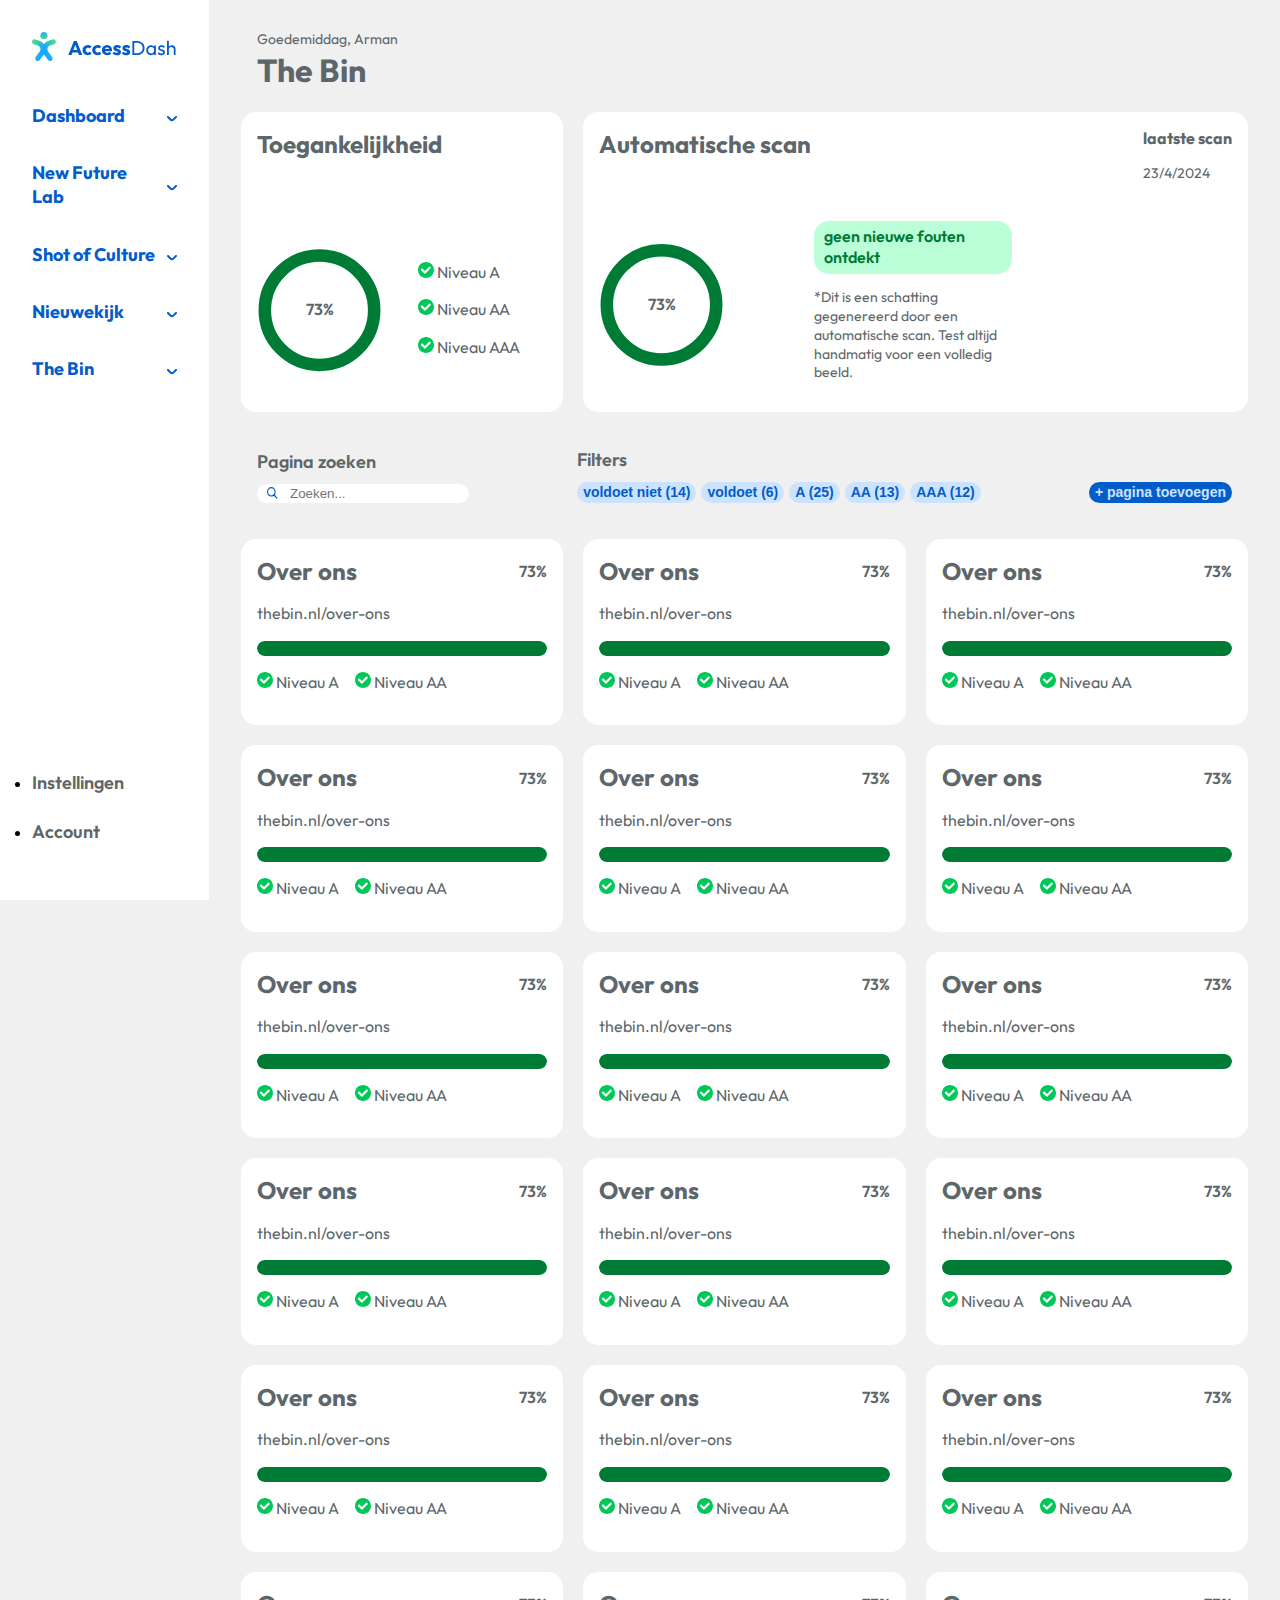
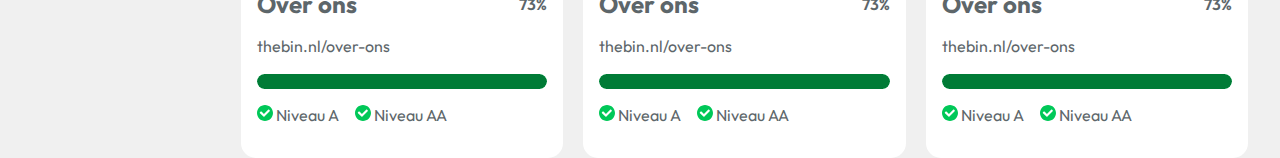
<file: the-bin/index.html>
<!DOCTYPE html>
<html lang="nl">
  <head>
    <meta charset="UTF-8">
    <meta name="viewport" content="width=device-width, initial-scale=1.0">
    <meta name="description" content="AccessDash is an innovative tool designed to help companies achieve and maintain digital accessibility for their websites. It simplifies the process of creating inclusive online experiences by offering powerful features, including automated accessibility scans that identify potential issues. With AccessDash, companies can proactively monitor their website's compliance with accessibility standards, ensuring a seamless and equitable digital experience for all users.">
    <meta http-equiv="X-UA-Compatible" content="ie=edge">
    <title>AccessDash</title>
    <link rel="stylesheet" href="../styles/default.css">
    <link rel="stylesheet" href="../styles/page.css">
    <link rel="icon" href="../assets/favicon.png" type="image/x-icon">
    <link rel="preload" href="../fonts/Outfit-Latin.woff2" as="font" type="font/woff2" crossorigin>
    <script src="../scripts/script.js" type="module"></script>
  </head>
  <body>
    <header>
        <div class="logo">
            <a href="../">
                <img src="../assets/Logo.svg" alt="AccessDash Logo" width="145" height="29">
            </a>
        </div>
        <button class="menu-toggle" aria-expanded="false" aria-label="Toggle navigation">
            <svg width="30" height="30" viewBox="0 0 100 100">
              <path class="line line1" d="M 20,29.000046 H 80.000231 C 80.000231,29.000046 94.498839,28.817352 94.532987,66.711331 94.543142,77.980673 90.966081,81.670246 85.259173,81.668997 79.552261,81.667751 75.000211,74.999942 75.000211,74.999942 L 25.000021,25.000058" />
              <path class="line line2" d="M 20,50 H 80" />
              <path class="line line3" d="M 20,70.999954 H 80.000231 C 80.000231,70.999954 94.498839,71.182648 94.532987,33.288669 94.543142,22.019327 90.966081,18.329754 85.259173,18.331003 79.552261,18.332249 75.000211,25.000058 75.000211,25.000058 L 25.000021,74.999942" />
            </svg>
        </button>          
        <nav>
            <section class="dashboard">
                <h2 class="style4">Dashboard</h2>
                <ul>
                    <li><a href="../" class="normal-text">Dashboard</a></li>
                    <li><a href="../" class="normal-text">Info</a></li>
                    <li><a href="../" class="normal-text">Voortgang</a></li>
                    <li><a href="../" class="normal-text">Scan</a></li>
                </ul>
            </section>
            <section class="sitesdashboard" aria-labelledby="new-future-lab">
                <h2 id="new-future-lab" class="style4">New Future Lab</h2>
                <ul>
                    <li><a href="../new-future-lab/" class="normal-text">Home</a></li>
                    <li><a href="../new-future-lab/" class="normal-text">Over ons</a></li>
                    <li><a href="../new-future-lab/" class="normal-text">Contact</a></li>
                    <li><a href="../new-future-lab/" class="normal-text">Missie</a></li>
                    <li><a href="../new-future-lab/" class="normal-text">Blog</a></li>
                    <li><a href="../new-future-lab/" class="normal-text">Blog Detail</a></li>
                </ul>
            </section>
            <section class="sitesdashboard" aria-labelledby="shot-of-culture">
                <h2 id="shot-of-culture" class="style4">Shot of Culture</h2>
                <ul>
                    <li><a href="../shot-of-culture/" class="normal-text">Home</a></li>
                    <li><a href="../shot-of-culture/" class="normal-text">Over ons</a></li>
                    <li><a href="../shot-of-culture/" class="normal-text">Contact</a></li>
                    <li><a href="../shot-of-culture/" class="normal-text">Missie</a></li>
                    <li><a href="../shot-of-culture/" class="normal-text">Blog</a></li>
                    <li><a href="../shot-of-culture/" class="normal-text">Blog Detail</a></li>
                </ul>
            </section>
            <section class="sitesdashboard" aria-labelledby="nieuwekijk">
                <h2 id="nieuwekijk" class="style4">Nieuwekijk</h2>
                <ul>
                    <li><a href="../nieuwekijk/" class="normal-text">Home</a></li>
                    <li><a href="../nieuwekijk/" class="normal-text">Over ons</a></li>
                    <li><a href="../nieuwekijk/" class="normal-text">Contact</a></li>
                    <li><a href="../nieuwekijk/" class="normal-text">Missie</a></li>
                    <li><a href="../nieuwekijk/" class="normal-text">Blog</a></li>
                    <li><a href="../nieuwekijk/" class="normal-text">Blog Detail</a></li>
                </ul>
            </section>
            <section class="sitesdashboard" aria-labelledby="the-bin">
                <h2 id="the-bin" class="style4">The Bin</h2>
                <ul>
                    <li><a href="../the-bin/" class="normal-text">Home</a></li>
                    <li><a href="../the-bin/" class="normal-text">Over ons</a></li>
                    <li><a href="../the-bin/" class="normal-text">Contact</a></li>
                    <li><a href="../the-bin/" class="normal-text">Missie</a></li>
                    <li><a href="../the-bin/" class="normal-text">Blog</a></li>
                    <li><a href="../the-bin/" class="normal-text">Blog Detail</a></li>
                </ul>
            </section>
            <div class="useractions">
                <ul>
                    <li><a href="#instellingen" class="user-text">Instellingen</a></li>
                    <li><a href="#account" class="user-text">Account</a></li>
                </ul>
            </div>
        </nav>
    </header>
    <main>
        <article class="inimessage">
            <p class="small-text">Hallo Arman</p>
            <H1 class="style1">The Bin</H1>
        </article>
        <article class="toegankelijkheid state-success" aria-labelledby="toegankelijkheid">
            <h2 class="style2">Toegankelijkheid</h2>
            <div class="meterwrapper">
                <meter id="toegankelijkheid1" max="100" value="100"></meter>
                <span class="percentage"></span>
            </div>
            <article class="niveau">
                <p class="normal-text"> <img src="../assets/check.svg" alt=""> Niveau A</p>
                <p class="normal-text"> <img src="../assets/check.svg" alt=""> Niveau AA</p>
                <p class="normal-text"> <img src="../assets/check.svg" alt=""> Niveau AAA</p>
            </article>
        </article>
        <article class="automatischescan state-success" aria-labelledby="automatische scan">
            <h2 class="style2">Automatische scan</h2>
            <div class="scandate">
                <h3 class="normal-text">laatste scan</h3>
                <p class="small-text">23/4/2024</p>
            </div>
            <div class="meterwrapper">
                <meter id="toegankelijkheid2" max="100" value="100"></meter>
                <span class="percentage"></span>
            </div>
            <div class="fouten">
                <label class="label-text" for="toegankelijkheid2">
                    geen nieuwe fouten ontdekt
                </label>
                <p class="small-text">
                    *Dit is een schatting gegenereerd door een automatische scan. Test altijd handmatig voor een volledig beeld.
                </p>
            </div>
        </article>
        <article class="pf">
            <div class="zoeken">
                <h2 class="user-text">Pagina zoeken</h2>
                <div class="zoek-container">
                  <img src="../assets/search.svg" alt="Search Icon">
                  <input type="text" placeholder="Zoeken..." id="search">
                </div>
            </div>
            <div class="filters">
                <h2 class="user-text">Filters</h2>
                <div class="filter-buttons">
                  <button class="filter-button small-text">voldoet niet (14)</button>
                  <button class="filter-button small-text">voldoet (6)</button>
                  <button class="filter-button small-text">A (25)</button>
                  <button class="filter-button small-text">AA (13)</button>
                  <button class="filter-button small-text">AAA (12)</button>
                </div>
            </div>
            <div class="toevoegen">
                <button class="small-text">+ pagina toevoegen</button>
            </div>
        </article>
        <article class="informationcards state-success">
            <div class="infocard">
                <h2 class="style2">Over ons</h2>
                <p class="normal-text">thebin.nl/over-ons</p>
            </div>
            <div class="horizontal-meter">
                <meter max="100" value="100"></meter>
                <span class="percentage"></span>
            </div>
            <div class="welkniveau">
                <p class="normal-text"> <img src="../assets/check.svg" alt=""> Niveau A</p>
                <p class="normal-text"> <img src="../assets/check.svg" alt=""> Niveau AA</p>
            </div>
        </article>
        <article class="informationcards state-success">
            <div class="infocard">
                <h2 class="style2">Over ons</h2>
                <p class="normal-text">thebin.nl/over-ons</p>
            </div>
            <div class="horizontal-meter">
                <meter max="100" value="100"></meter>
                <span class="percentage"></span>
            </div>
            <div class="welkniveau">
                <p class="normal-text"> <img src="../assets/check.svg" alt=""> Niveau A</p>
                <p class="normal-text"> <img src="../assets/check.svg" alt=""> Niveau AA</p>
            </div>
        </article>
        <article class="informationcards state-success">
            <div class="infocard">
                <h2 class="style2">Over ons</h2>
                <p class="normal-text">thebin.nl/over-ons</p>
            </div>
            <div class="horizontal-meter">
                <meter max="100" value="100"></meter>
                <span class="percentage"></span>
            </div>
            <div class="welkniveau">
                <p class="normal-text"> <img src="../assets/check.svg" alt=""> Niveau A</p>
                <p class="normal-text"> <img src="../assets/check.svg" alt=""> Niveau AA</p>
            </div>
        </article>
        <article class="informationcards state-success">
            <div class="infocard">
                <h2 class="style2">Over ons</h2>
                <p class="normal-text">thebin.nl/over-ons</p>
            </div>
            <div class="horizontal-meter">
                <meter max="100" value="100"></meter>
                <span class="percentage"></span>
            </div>
            <div class="welkniveau">
                <p class="normal-text"> <img src="../assets/check.svg" alt=""> Niveau A</p>
                <p class="normal-text"> <img src="../assets/check.svg" alt=""> Niveau AA</p>
            </div>
        </article>
        <article class="informationcards state-success">
            <div class="infocard">
                <h2 class="style2">Over ons</h2>
                <p class="normal-text">thebin.nl/over-ons</p>
            </div>
            <div class="horizontal-meter">
                <meter max="100" value="100"></meter>
                <span class="percentage"></span>
            </div>
            <div class="welkniveau">
                <p class="normal-text"> <img src="../assets/check.svg" alt=""> Niveau A</p>
                <p class="normal-text"> <img src="../assets/check.svg" alt=""> Niveau AA</p>
            </div>
        </article>
        <article class="informationcards state-success">
            <div class="infocard">
                <h2 class="style2">Over ons</h2>
                <p class="normal-text">thebin.nl/over-ons</p>
            </div>
            <div class="horizontal-meter">
                <meter max="100" value="100"></meter>
                <span class="percentage"></span>
            </div>
            <div class="welkniveau">
                <p class="normal-text"> <img src="../assets/check.svg" alt=""> Niveau A</p>
                <p class="normal-text"> <img src="../assets/check.svg" alt=""> Niveau AA</p>
            </div>
        </article>
        <article class="informationcards state-success">
            <div class="infocard">
                <h2 class="style2">Over ons</h2>
                <p class="normal-text">thebin.nl/over-ons</p>
            </div>
            <div class="horizontal-meter">
                <meter max="100" value="100"></meter>
                <span class="percentage"></span>
            </div>
            <div class="welkniveau">
                <p class="normal-text"> <img src="../assets/check.svg" alt=""> Niveau A</p>
                <p class="normal-text"> <img src="../assets/check.svg" alt=""> Niveau AA</p>
            </div>
        </article>
        <article class="informationcards state-success">
            <div class="infocard">
                <h2 class="style2">Over ons</h2>
                <p class="normal-text">thebin.nl/over-ons</p>
            </div>
            <div class="horizontal-meter">
                <meter max="100" value="100"></meter>
                <span class="percentage"></span>
            </div>
            <div class="welkniveau">
                <p class="normal-text"> <img src="../assets/check.svg" alt=""> Niveau A</p>
                <p class="normal-text"> <img src="../assets/check.svg" alt=""> Niveau AA</p>
            </div>
        </article>
        <article class="informationcards state-success">
            <div class="infocard">
                <h2 class="style2">Over ons</h2>
                <p class="normal-text">thebin.nl/over-ons</p>
            </div>
            <div class="horizontal-meter">
                <meter max="100" value="100"></meter>
                <span class="percentage"></span>
            </div>
            <div class="welkniveau">
                <p class="normal-text"> <img src="../assets/check.svg" alt=""> Niveau A</p>
                <p class="normal-text"> <img src="../assets/check.svg" alt=""> Niveau AA</p>
            </div>
        </article>
        <article class="informationcards state-success">
            <div class="infocard">
                <h2 class="style2">Over ons</h2>
                <p class="normal-text">thebin.nl/over-ons</p>
            </div>
            <div class="horizontal-meter">
                <meter max="100" value="100"></meter>
                <span class="percentage"></span>
            </div>
            <div class="welkniveau">
                <p class="normal-text"> <img src="../assets/check.svg" alt=""> Niveau A</p>
                <p class="normal-text"> <img src="../assets/check.svg" alt=""> Niveau AA</p>
            </div>
        </article>
        <article class="informationcards state-success">
            <div class="infocard">
                <h2 class="style2">Over ons</h2>
                <p class="normal-text">thebin.nl/over-ons</p>
            </div>
            <div class="horizontal-meter">
                <meter max="100" value="100"></meter>
                <span class="percentage"></span>
            </div>
            <div class="welkniveau">
                <p class="normal-text"> <img src="../assets/check.svg" alt=""> Niveau A</p>
                <p class="normal-text"> <img src="../assets/check.svg" alt=""> Niveau AA</p>
            </div>
        </article>
        <article class="informationcards state-success">
            <div class="infocard">
                <h2 class="style2">Over ons</h2>
                <p class="normal-text">thebin.nl/over-ons</p>
            </div>
            <div class="horizontal-meter">
                <meter max="100" value="100"></meter>
                <span class="percentage"></span>
            </div>
            <div class="welkniveau">
                <p class="normal-text"> <img src="../assets/check.svg" alt=""> Niveau A</p>
                <p class="normal-text"> <img src="../assets/check.svg" alt=""> Niveau AA</p>
            </div>
        </article>
        <article class="informationcards state-success">
            <div class="infocard">
                <h2 class="style2">Over ons</h2>
                <p class="normal-text">thebin.nl/over-ons</p>
            </div>
            <div class="horizontal-meter">
                <meter max="100" value="100"></meter>
                <span class="percentage"></span>
            </div>
            <div class="welkniveau">
                <p class="normal-text"> <img src="../assets/check.svg" alt=""> Niveau A</p>
                <p class="normal-text"> <img src="../assets/check.svg" alt=""> Niveau AA</p>
            </div>
        </article>
        <article class="informationcards state-success">
            <div class="infocard">
                <h2 class="style2">Over ons</h2>
                <p class="normal-text">thebin.nl/over-ons</p>
            </div>
            <div class="horizontal-meter">
                <meter max="100" value="100"></meter>
                <span class="percentage"></span>
            </div>
            <div class="welkniveau">
                <p class="normal-text"> <img src="../assets/check.svg" alt=""> Niveau A</p>
                <p class="normal-text"> <img src="../assets/check.svg" alt=""> Niveau AA</p>
            </div>
        </article>
        <article class="informationcards state-success">
            <div class="infocard">
                <h2 class="style2">Over ons</h2>
                <p class="normal-text">thebin.nl/over-ons</p>
            </div>
            <div class="horizontal-meter">
                <meter max="100" value="100"></meter>
                <span class="percentage"></span>
            </div>
            <div class="welkniveau">
                <p class="normal-text"> <img src="../assets/check.svg" alt=""> Niveau A</p>
                <p class="normal-text"> <img src="../assets/check.svg" alt=""> Niveau AA</p>
            </div>
        </article>
        <article class="informationcards state-success">
            <div class="infocard">
                <h2 class="style2">Over ons</h2>
                <p class="normal-text">thebin.nl/over-ons</p>
            </div>
            <div class="horizontal-meter">
                <meter max="100" value="100"></meter>
                <span class="percentage"></span>
            </div>
            <div class="welkniveau">
                <p class="normal-text"> <img src="../assets/check.svg" alt=""> Niveau A</p>
                <p class="normal-text"> <img src="../assets/check.svg" alt=""> Niveau AA</p>
            </div>
        </article>
        <article class="informationcards state-success">
            <div class="infocard">
                <h2 class="style2">Over ons</h2>
                <p class="normal-text">thebin.nl/over-ons</p>
            </div>
            <div class="horizontal-meter">
                <meter max="100" value="100"></meter>
                <span class="percentage"></span>
            </div>
            <div class="welkniveau">
                <p class="normal-text"> <img src="../assets/check.svg" alt=""> Niveau A</p>
                <p class="normal-text"> <img src="../assets/check.svg" alt=""> Niveau AA</p>
            </div>
        </article>
        <article class="informationcards state-success">
            <div class="infocard">
                <h2 class="style2">Over ons</h2>
                <p class="normal-text">thebin.nl/over-ons</p>
            </div>
            <div class="horizontal-meter">
                <meter max="100" value="100"></meter>
                <span class="percentage"></span>
            </div>
            <div class="welkniveau">
                <p class="normal-text"> <img src="../assets/check.svg" alt=""> Niveau A</p>
                <p class="normal-text"> <img src="../assets/check.svg" alt=""> Niveau AA</p>
            </div>
        </article>
    </main>    
  </body>
</html>
</file>
<file: styles/default.css>
:root {

    color-scheme: light dark;

    --primary: #025dcb;

    --background-primary-light: #F0F0F0;
    --background-secondary-light: #FFFFFF;
    --background-primary-dark: #1e1e1e;
    --background-secondary-dark: #0e0e0e;
    --text-light: #5D666A;
    --text-dark: #F0F0F0;

    --success:  #007b36;
    --success-light: #BBFFD8;
    --info: #025dcb;
    --info-light: #CCE3FF;
    --warning: #FF9800;
    --warning-light: #FFE0B3;
    --error: #B50000;
    --error-light: #FFDADA;

    --main-font: 'Outfit', 'Outfit-ext', sans-serif;

    --font-size-1: 32px;
    --font-size-2: 24px;
    --font-size-3: 20px;
    --font-size-4: 18px;
    --font-size-normal: 16px;
    --font-size-small: 14px;
  
    --line-height: 135%;
  
    --font-weight-bold: 700;
    --font-weight-regular: 400;
    --font-weight-semi-bold: 600;
}

@font-face {
    font-family: 'Outfit-ext';
    font-style: normal;
    font-weight: 100 900;
    font-display: swap;
    src: url('../fonts/Outfit-Latin-ext.woff2') format('woff2');
    unicode-range: U+0100-02BA, U+02BD-02C5, U+02C7-02CC, U+02CE-02D7, U+02DD-02FF, U+0304, U+0308, U+0329, U+1D00-1DBF, U+1E00-1E9F, U+1EF2-1EFF, U+2020, U+20A0-20AB, U+20AD-20C0, U+2113, U+2C60-2C7F, U+A720-A7FF;
}

@font-face {
    font-family: 'Outfit';
    font-style: normal;
    font-weight: 100 900;
    font-display: swap;
    src: url('../fonts/Outfit-Latin.woff2') format('woff2');
    unicode-range: U+0000-00FF, U+0131, U+0152-0153, U+02BB-02BC, U+02C6, U+02DA, U+02DC, U+0304, U+0308, U+0329, U+2000-206F, U+20AC, U+2122, U+2191, U+2193, U+2212, U+2215, U+FEFF, U+FFFD;
}

html {
    background-color: light-dark(var(--background-primary-light), var(--background-primary-dark));
    width: 100%;
    height: 100%;
}

body {
    font-family: var(--main-font);
    margin: 0;

    a {
        text-decoration: none;
        color: inherit;

        &:visited,
        &:hover,
        &:active {
            color: inherit;
        }
    }
}

body:has(nav.visible) {
    overflow: hidden;
}


* {
    box-sizing: border-box;
}

h1, h2, h3, h4, h5, h6 {
    margin: 0;
}

.style1 {
    font-size: var(--font-size-1);
    font-weight: var(--font-weight-bold);
    line-height: var(--line-height);
    color: light-dark(var(--text-light), var(--text-dark));
}
  
.style2 {
    font-size: var(--font-size-2);
    font-weight: var(--font-weight-bold);
    line-height: var(--line-height);
    color: light-dark(var(--text-light), var(--text-dark));
}
  
.style3 {
    font-size: var(--font-size-3);
    font-weight: var(--font-weight-bold);
    line-height: var(--line-height);
    color: light-dark(var(--text-light), var(--text-dark));
}
  
.style4 {
    font-size: var(--font-size-4);
    font-weight: var(--font-weight-bold);
    line-height: var(--line-height);
    color: var(--primary);
}
  
.normal-text {
    font-size: var(--font-size-normal);
    font-weight: var(--font-weight-regular);
    line-height: var(--line-height);
    color: light-dark(var(--text-light), var(--text-dark));
}
  
.small-text {
    font-size: var(--font-size-small);
    font-weight: var(--font-weight-regular);
    line-height: var(--line-height);
    color: light-dark(var(--text-light), var(--text-dark));
}
  
.label-text {
    font-size: var(--font-size-normal);
    font-weight: var(--font-weight-semi-bold);
    line-height: var(--line-height);
}

.user-text {
    font-size: var(--font-size-4);
    font-weight: var(--font-weight-semi-bold);
    line-height: var(--line-height);
    color: light-dark(var(--text-light), var(--text-dark));
}

.percentage {
    font-size: var(--font-size-normal);
    font-weight: var(--font-weight-semi-bold);
    line-height: var(--line-height);
    color: light-dark(var(--text-light), var(--text-dark));
}

.state-success {
    --acccent-foreground: var(--success);
    --accent-background: var(--success-light);
}

.state-info {
    --acccent-foreground: var(--info);
    --accent-background: var(--info-light);
}

.state-warning {
    --acccent-foreground: var(--warning);
    --accent-background: var(--warning-light);
}

.state-error {
    --acccent-foreground: var(--error);
    --accent-background: var(--error-light);
}

header {
    display: flex;
    justify-content: space-between;
    align-items: center;
    padding: 1em;
    background-color: light-dark(var(--background-secondary-light), var(--background-secondary-dark));
    position: relative;
    z-index: 10;
    border-radius: 15px;
    width: 90%;
    margin-left: 5%;
    margin-top: 5%;

    .logo {
        transition: all 0.45s ease-in-out;
        z-index: 15;

        a img {
            display: block;
            max-height: 40px;
            width: auto;
           
        }

        &.centered {
            transform: translateX(calc(40vw - 50%));
        }
    }

    .menu-toggle {
        z-index: 15;
        position: relative;
        margin-left: auto;
        display: flex;
        justify-content: center;
        align-items: center;
        width: 50px;
        height: 50px;
        background: none;
        border: none;
        cursor: pointer;
      
        svg {
            width: 100%;
            height: 100%;
        }
      

        .line {
            fill: none;
            stroke: #025DCB;
            stroke-width: 6;
            stroke-linecap: round;
            transition: stroke-dasharray 600ms cubic-bezier(0.4, 0, 0.2, 1),
                        stroke-dashoffset 600ms cubic-bezier(0.4, 0, 0.2, 1);
        }
        
        .line1 {
            stroke-dasharray: 60 207;
        }
        
        .line2 {
            stroke-dasharray: 60 60;
        }
        
        .line3 {
            stroke-dasharray: 60 207;
        }
        
        &.opened {

            .line1 {
                stroke-dasharray: 90 207;
                stroke-dashoffset: -134;
            }
            
            .line2 {
                stroke-dasharray: 1 60;
                stroke-dashoffset: -30;
            }
            
            .line3 {
                stroke-dasharray: 90 207;
                stroke-dashoffset: -134;
            }
        }
    }
    
    nav {
        display: flex;
        flex-direction: column;
        gap: 1.5em;
        position: fixed;
        top: 0;
        left: 0;
        width: 100%;
        height: 100vh;
        height: 100dvh;
        background-color: light-dark(var(--background-secondary-light), var(--background-secondary-dark));
        padding: 7em 2em 2em 2em;
        box-sizing: border-box;
        transition: clip-path .45s cubic-bezier(0.33, 1, 0.68, 1);
        clip-path: polygon(6% 6%, 94% 6%, 94% 6%, 6% 6%);
        pointer-events: none;
        overscroll-behavior: none;

        &.visible {
            clip-path: polygon(0 0, 100% 0, 100% 100%, 0% 100%);
            pointer-events: auto;
        }

        section {
            width: 100%;

            h2 {
                display: flex;
                cursor: pointer;
                align-items: center;
                justify-content: space-between;
                margin-bottom: 0.5em;

                &::after {
                    content: url(../assets/chevron.svg);
                    color: light-dark(var(--text-light), var(--text-dark));
                    margin-left: 0.5em;
                    transform: rotate(var(--rotation, 0deg));
                    transition: transform 0.3s ease-in-out;
                }
            }

            ul {
                list-style: none;
                padding: 0;
                margin: 0;
                display: none;
                flex-direction: column;
                gap: 0.5em;

                &.visible {
                    display: flex;
                }

                li a {
                    padding: 0.5em 0;
                }
            }
        }

        .useractions {

            margin-top: auto;

            ul {
                display: flex;
                flex-direction: column;
                gap: 0.5em;
                padding: 0;
            

                li {
                    padding: 0.5em 0;
                }
            }
        }
    }
}

main {
    display: grid;
    grid-template-columns: 1fr;
    gap: 20px;
    justify-items: center;
    padding-bottom: 20px;
}

.inimessage {
    width: 90%;
    padding: 1em 1em 0 1em;

    p {
        margin-bottom: 0;
    }
}

.meterwrapper {
    position: relative;
    display: grid;
    place-items: center;

    meter {
        display: none;
    }

    .percentage {
        position: absolute;
        text-align: center;
    }
}

.progress-ring {
    transform: rotate(-90deg);
    height: 100%;
    width: 100%;
}

.progress-ring__background,
.progress-ring__circle {
    fill: none;
    stroke-width: 8;
    cx: 40;
    cy: 40;
    r: 35;
}

.progress-ring__background {
    stroke: var(--accent-background);
}

.progress-ring__circle {
    stroke: var(--acccent-foreground);
    stroke-linecap: round;
    stroke-dasharray: 220;
    stroke-dashoffset: 220;
    transition: stroke-dashoffset 1s ease-out;
}

@media (min-width: 768px) {

    header {
        position: sticky;
        grid-column: 1;
        flex-direction: column;
        padding: 2em;
        height: 100vh;
        border-radius: 0;
        margin: 0;
        width: 100%;
        top: 0;
        left: 0;

        button {
            visibility: hidden;
        }

        nav {
            position: relative;
            clip-path: none;
            pointer-events: auto;
            padding: 0;

        }
    }

    body {
        display: grid;
        grid-template-columns: 1fr 5fr;
        grid-template-rows: auto;
        grid-gap: 2em;
        overflow: visible;
    }

    main {
        height: fit-content;
        justify-items: left;
        padding-bottom: 0;
    }
}

@media (min-width: 1024px) {
    main {
        grid-template-columns: 1fr 1fr;
        padding-right: 2em;
        max-width: 900px;

        .inimessage {
            grid-column: 1 / -1;
        }
    }
}

@view-transition{
    navigation: auto;
}
</file>
<file: styles/home.css>
.websitecard {
    position: relative;
    background-color: light-dark(var(--background-secondary-light), var(--background-secondary-dark));
    width: 90%;
    height: auto;
    border-radius: 15px;
    padding: 1em;
    display: grid;
    grid-template-columns: 2fr 5fr 2fr;
    cursor: pointer;

    img {
        height: 60px;
        width: 60px;
        border-radius: 9999px;
        margin-left: 0.5em;
        margin-top: 0.5em;
    }

    .cardinfo {
        display: flex;
        flex-direction: column;

        label {
            border-radius: 15px;
            display: flex;
            align-items: center;
            width: fit-content;
            padding: 5px 10px;
            gap: 0.25em;
            margin-top: 0.5em;
            cursor: pointer;

            img {
                height: 23px;
                width: 23px;
                margin: 0;
            }
        }
    }

    .label-text {
        background-color: var(--accent-background);
        color: var(--acccent-foreground);
    }
}

li {
    list-style: none;
}

@media (min-width: 768px) {

    main {

        .websitecard {
            width: 500px;
            max-height: 168px;

            .progress-ring {
                height: 100%;
                width: 100%;
            }
        }
    }
}

@media (min-width: 1024px) {
    main {
       
        .websitecard {
            max-width: 420px;
        }
    }
}
</file>
<file: styles/page.css>
article {
    width: 90%;
    background-color: light-dark(var(--background-secondary-light), var(--background-secondary-dark));
    padding: 1em;
    border-radius: 15px;
}

.inimessage {
    background-color: transparent;
}

.toegankelijkheid {
    display: grid;
    grid-template-columns: 1fr 1fr;
    grid-gap: 1em;
    position: relative;

    h2 {
        grid-column: 1 / -1;
    }


    .niveau {
        display: flex;
        flex-direction: column;
        justify-content: center;
        width: 100%;
        padding: 0;
        
        p{
            margin: .5em;
        }
    }
}

.meterwrapper {
    max-width: 125px;
}

.automatischescan {

    display: grid;
    grid-template-columns: 6fr 1fr
                           1fr 3fr 3fr;
    grid-gap: 1em;
    position: relative;

    h2 {
        grid-column: 1/ 6;
    }

    h3 {
        font-weight: var(--font-weight-bold);
    }

    .scandate {
        grid-column: 6 / -1;
    }

    .meterwrapper {
        grid-column: 1 / 4;
    }

    .fouten {
        grid-column: 4 / 7; 
    }

    .aandacht {
        grid-column: 1 / 7;
        display: grid;
        grid-template-columns: repeat(3, 1fr);
        
        h3 {
            grid-column: 1/ -1;
        }
        p {
            display: flex;
            align-items: center;

            img {
                margin-right: .5em; 
            }
        }
    }


    label {
        border-radius: 15px;
        display: flex;
        align-items: center;
        width: fit-content;
        padding: 5px 10px;
        gap: 0.25em;
        margin-top: 0.5em;
        cursor: pointer;

        img {
            height: 23px;
            width: 23px;
            margin: 0;
        }
    }

    .label-text {
        background-color: var(--accent-background);
        color: var(--acccent-foreground);
    }
}

.pf {

    display: flex;
    flex-direction: column;
    justify-content: space-between;
    gap: 20px;

    .zoeken {
        h2 {
            margin-bottom: .5em;
        }
    }

    .zoek-container {
        display: flex;
        align-items: center;
        border-radius: 15px;
        background-color: light-dark(var(--background-primary-light), var(--background-primary-dark));
        width: 212px;

        img {
            width: 17px;
            height: 19px;
            margin-right: .5em;
            margin-left: .5em;
        }

        input {
            background: transparent;
            border: none;
            flex: 1;
            outline: none;
        }
    }

    .filters {

        h2 {
            margin-bottom: .5em;
        }

        .filter-buttons {
            display: flex;
            gap: 5px;
            width: 100%;

            button {
                background-color: var(--info-light);
                color: var(--info);
                font-weight: var(--font-weight-semi-bold);
                border: none;
                border-radius: 15px;
                cursor: pointer;
                transition: background-color 0.3s ease, transform 0.2s ease;
                width: fit-content;
                padding-left: 0;
                padding-right: 0;
            }

            button:hover {
                background-color: var(--info);
                color: var(--info-light);
                transform: scale(1.05);
            }

            button:active {
                transform: scale(0.95);
            }

            button.active {
                background-color: var(--info);
                color: var(--info-light);
                font-weight: var(--font-weight-bold);
            }
        }
    }

    .toevoegen {
        button {
            background-color: var(--info);
            color: var(--info-light);
            font-weight: var(--font-weight-bold);
            border: none;
            border-radius: 15px;
            cursor: pointer;
            transition: background-color 0.3s ease, transform 0.2s ease;
            width: fit-content;
        }

        button:hover {
            transform: scale(1.05);
        }

        button:active {
            transform: scale(0.95);
        }
    }
}

.informationcards {
    
    position: relative;

    meter {
        display: none;
    }

    .horizontal-meter-bar {
        width: 100%;
        height: 15px;
        border-radius: 8px;
        background-color: var(--accent-background);
        overflow: hidden;
        position: relative;
    }
    
    .horizontal-meter-background {
        width: 100%;
        height: 100%;
        position: relative;
    }
    
    .horizontal-meter-progress {
        width: 0%;
        height: 100%;
        background-color: var(--acccent-foreground);
        border-radius: 8px;
        transition: width 0.4s ease-in-out;
    }

    .horizontal-meter {

        span {
        position: absolute;
        top: 1.4em;
        right: 1em;
        }

        label {
            border-radius: 15px;
            display: flex;
            align-items: center;
            width: fit-content;
            padding: 5px 10px;
            gap: 0.25em;
            margin-top: 0.5em;
            cursor: pointer;
    
            img {
                height: 23px;
                width: 23px;
                margin: 0;
            }
        }
    
        .label-text {
            background-color: var(--accent-background);
            color: var(--acccent-foreground);
        }
    }

    .welkniveau {
        display: flex;
        flex-direction: row;
        gap: 1em;
    }
}

@media (min-width: 768px) {
    main {
        grid-template-columns: 1fr 1fr;
        padding-right: 2em;
        max-width: 1200px;
    }

    .inimessage {
        grid-column: 1 / -1;
    }

    .toegankelijkheid {
        height: fit-content;
    }

    .pf {
        grid-column: 1 / -1;

        .filters {

            .filter-buttons {
                
                button {
                    padding: 1px 6px;
                }
            }
        }
    }

    article {
        width: 100%;
    }
}

@media (min-width: 1024px) {
    main {
        grid-template-columns: 1fr 1fr 1fr;
        padding-right: 2em;
    }

    .automatischescan {
        grid-column: 2 / -1;
    
        .meterwrapper {
            grid-column: 1 / 2;
        }
    
        .fouten {
            grid-column: 2 / 5;
        }
    
        .aandacht {
            grid-column: 5 / 7;
        }
    }

    .toegankelijkheid {
        height: auto;
    }

    .pf {
        display: flex;
        flex-direction: row;
        align-items: end;
        position: relative;
        background-color: transparent;

        .zoeken {
            
            h2 {
                position: absolute;
                top: 1em;
            }
        }

        .zoek-container {
            background-color: light-dark(var(--background-secondary-light), var(--background-secondary-dark));;
        }
        
    }

}
</file>
